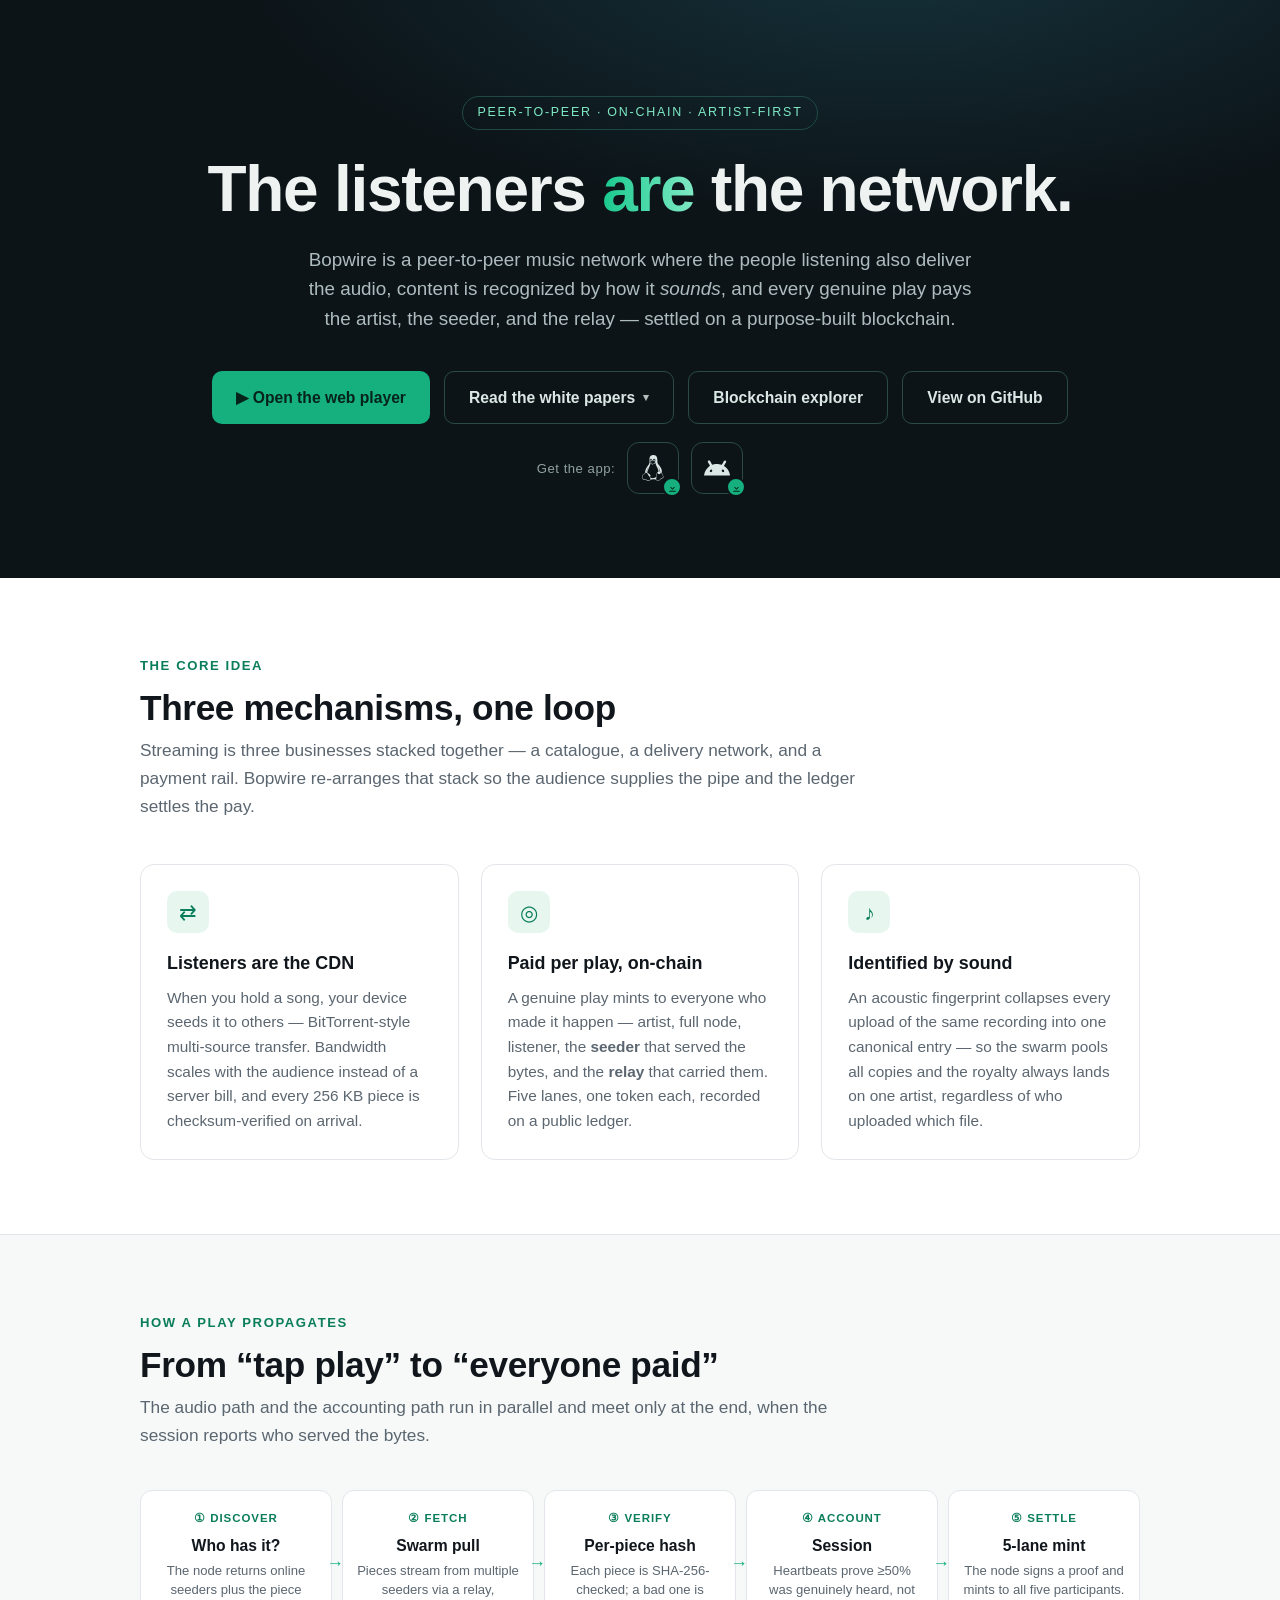
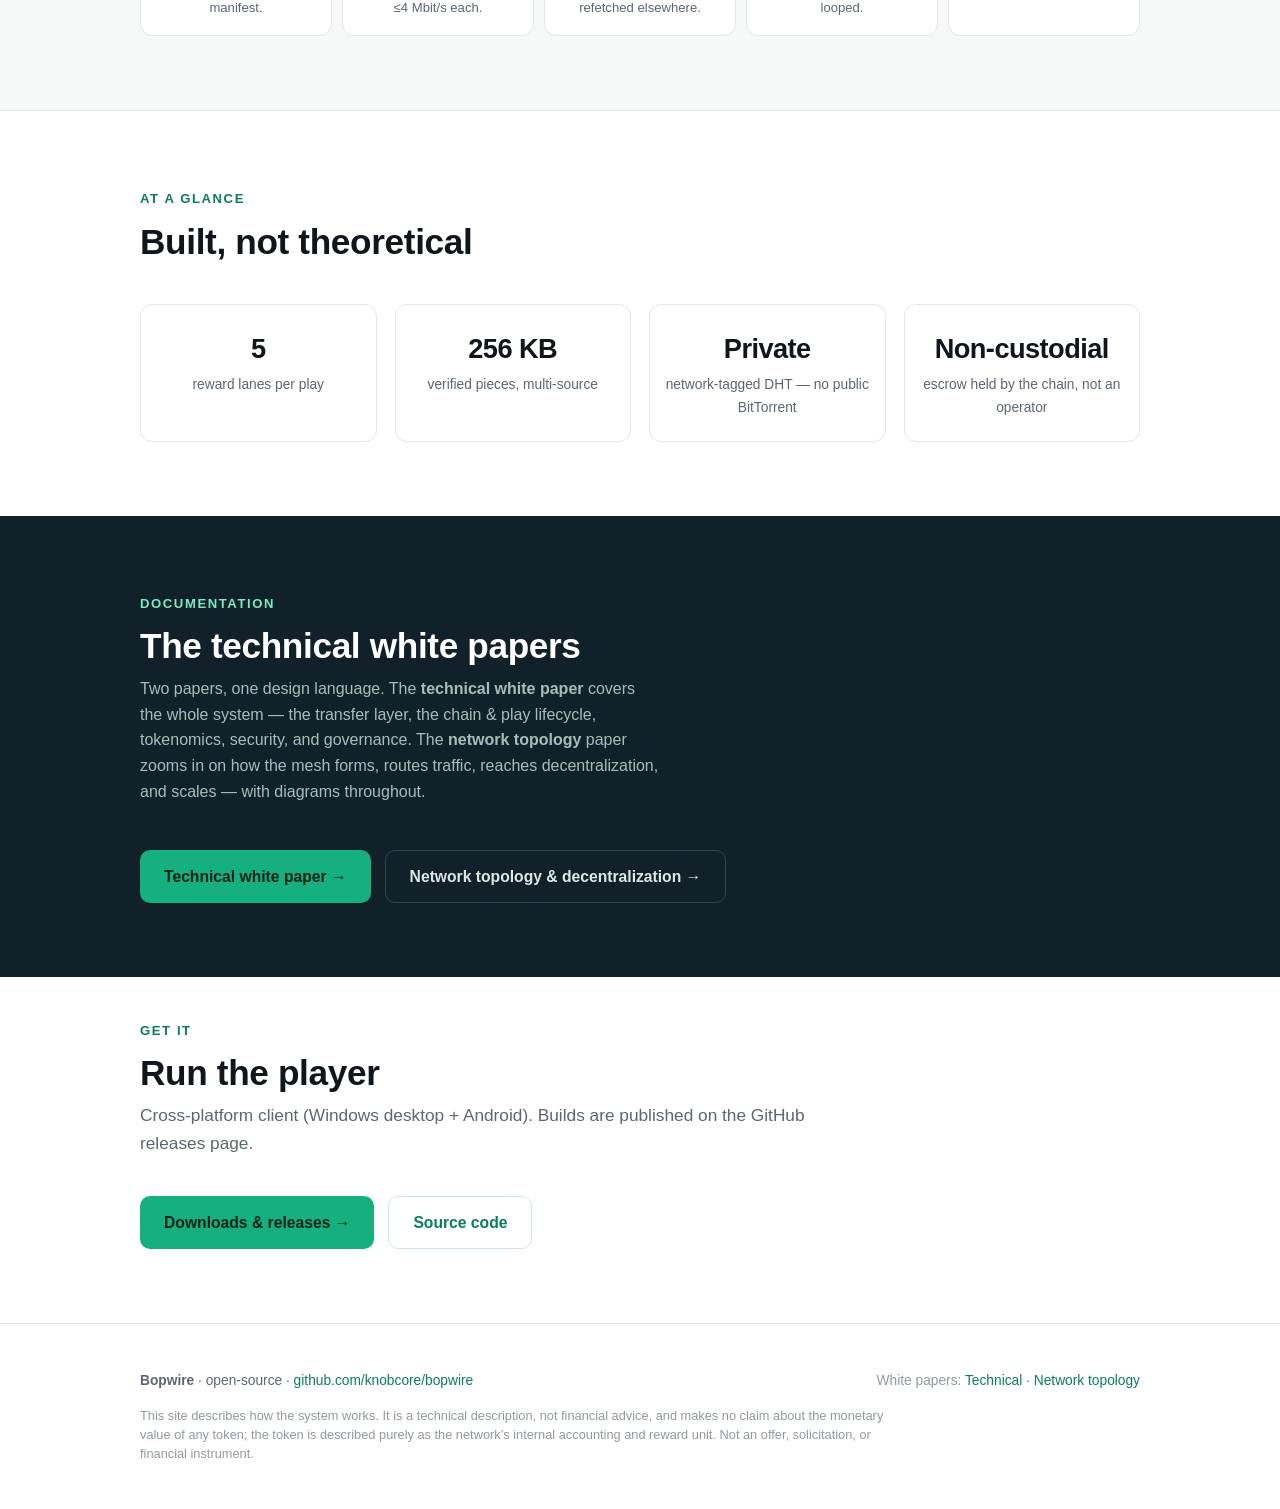
<file: index.html>
<!doctype html>
<html lang="en">
<head>
<meta charset="utf-8">
<meta name="viewport" content="width=device-width,initial-scale=1">
<title>Bopwire — peer-to-peer music, paid per play</title>
<meta name="description" content="A peer-to-peer music network where the listeners are the infrastructure, content is verified by acoustic fingerprint, and every play settles on a purpose-built blockchain.">
<style>
:root{
  --ink:#10161b;--muted:#5b6670;--line:#e2e6ea;--bg:#ffffff;
  --accent:#15b07e;--accent-d:#0a7d5a;--dark:#0c1418;--dark2:#11212a;
}
*{box-sizing:border-box;margin:0;padding:0}
html{scroll-behavior:smooth}
body{background:var(--bg);color:var(--ink);
  font:16px/1.6 -apple-system,"Segoe UI",Roboto,Helvetica,Arial,sans-serif;-webkit-font-smoothing:antialiased}
a{color:var(--accent-d);text-decoration:none}
a:hover{text-decoration:underline}
.mono{font-family:"Cascadia Mono",Consolas,"SFMono-Regular",Menlo,monospace}

/* hero */
.hero{background:radial-gradient(1200px 500px at 70% -10%,#16323b 0%,var(--dark) 55%);
  color:#eef3f2;padding:96px 24px 84px;text-align:center;position:relative}
.hero .tag{display:inline-block;font-size:.78rem;letter-spacing:.14em;text-transform:uppercase;
  color:#7fe9c4;border:1px solid #1f4a44;border-radius:999px;padding:6px 14px;margin-bottom:26px}
.hero h1{font-size:clamp(2.4rem,6vw,4rem);line-height:1.05;letter-spacing:-.02em;font-weight:800}
.hero h1 .accent{background:linear-gradient(90deg,#19c98e,#7fe9c4);-webkit-background-clip:text;background-clip:text;color:transparent}
.hero p.sub{max-width:680px;margin:22px auto 0;font-size:1.18rem;color:#aebcc0;line-height:1.55}
.cta{margin-top:38px;display:flex;gap:14px;justify-content:center;flex-wrap:wrap}
/* Direct-download buttons: monochrome platform glyph + a small download
   badge overlaid at the corner. These are plain <a> tags pointed straight
   at the binary asset on the GitHub release — GitHub serves those with
   Content-Disposition: attachment, so the browser already starts a
   download on click without any JS; the "download" attribute is kept only
   as a same-origin-safe hint, since it is silently ignored cross-origin. */
.get-app{margin-top:18px;display:flex;gap:12px;justify-content:center;align-items:center;flex-wrap:wrap}
.get-app .label{font-size:.82rem;color:#8fa2a0;letter-spacing:.04em}
.icon-dl{position:relative;display:inline-flex;align-items:center;justify-content:center;
  width:52px;height:52px;border-radius:12px;background:transparent;
  border:1px solid #2a4a48;color:#dbe7e4;transition:border-color .15s ease,transform .12s ease}
.icon-dl:hover{border-color:var(--accent);transform:translateY(-1px);text-decoration:none}
.icon-dl svg.glyph{width:26px;height:26px;fill:currentColor}
.icon-dl .badge{position:absolute;right:-4px;bottom:-4px;width:20px;height:20px;border-radius:50%;
  background:var(--accent);color:#06231a;display:flex;align-items:center;justify-content:center;
  border:2px solid var(--dark)}
.icon-dl .badge svg{width:11px;height:11px;fill:currentColor}
.btn{display:inline-flex;align-items:center;gap:8px;padding:13px 24px;border-radius:10px;
  font-weight:600;font-size:.98rem;transition:transform .08s ease}
.btn:hover{text-decoration:none;transform:translateY(-1px)}
.btn-primary{background:var(--accent);color:#06231a}
.btn-ghost{background:transparent;color:#dbe7e4;border:1px solid #2a4a48}

/* white-paper dropdown (holds multiple papers) */
.papers{position:relative;display:inline-block}
.papers>summary{list-style:none;cursor:pointer}
.papers>summary::-webkit-details-marker{display:none}
.papers>summary::marker{content:""}
.papers .caret{transition:transform .15s ease;font-size:.7em;opacity:.8}
.papers[open] .caret{transform:rotate(180deg)}
.papers-menu{position:absolute;top:calc(100% + 8px);left:0;z-index:30;min-width:320px;
  background:#fff;border:1px solid var(--line);border-radius:14px;
  box-shadow:0 16px 48px rgba(10,40,30,.22);padding:8px;text-align:left}
.papers-menu .hd{font-size:.68rem;letter-spacing:.1em;text-transform:uppercase;
  color:var(--muted);font-weight:700;padding:8px 12px 5px}
.papers-menu a{display:block;padding:11px 12px;border-radius:9px;color:var(--ink)}
.papers-menu a:hover{background:#eef7f3;text-decoration:none}
.papers-menu a strong{display:block;font-size:.96rem;color:var(--ink)}
.papers-menu a span{display:block;font-size:.82rem;color:var(--muted);margin-top:2px;line-height:1.4}
/* light context (paper band / footer) */
.paper .papers-menu a:hover,footer .papers-menu a:hover{background:#eef7f3}
/* the hero must let the menu overflow its clipped box */
.papers[open]{z-index:30}

/* sections */
section{padding:74px 24px}
.wrap{max-width:1000px;margin:0 auto}
.eyebrow{color:var(--accent-d);font-weight:700;font-size:.82rem;letter-spacing:.12em;text-transform:uppercase}
h2{font-size:clamp(1.6rem,3.5vw,2.2rem);line-height:1.15;letter-spacing:-.01em;margin:.3em 0 .2em}
.lead{color:var(--muted);font-size:1.08rem;max-width:720px;margin-top:.5em}

.pillars{display:grid;grid-template-columns:repeat(3,1fr);gap:22px;margin-top:44px}
.card{border:1px solid var(--line);border-radius:14px;padding:26px;background:#fff;
  transition:box-shadow .15s ease,border-color .15s ease}
.card:hover{box-shadow:0 8px 30px rgba(10,40,30,.07);border-color:#cfe7dd}
.card .ic{width:42px;height:42px;border-radius:10px;background:#e7f7f0;color:var(--accent-d);
  display:flex;align-items:center;justify-content:center;font-size:1.3rem;margin-bottom:16px}
.card h3{font-size:1.12rem;margin-bottom:8px}
.card p{color:var(--muted);font-size:.96rem}

/* loop diagram */
.loop{background:#f6f9f8;border-top:1px solid var(--line);border-bottom:1px solid var(--line)}
.flow{display:grid;grid-template-columns:repeat(5,1fr);gap:10px;margin-top:40px;align-items:stretch}
.node{background:#fff;border:1px solid var(--line);border-radius:12px;padding:18px 14px;text-align:center;position:relative}
.node .n{font-size:.72rem;color:var(--accent-d);font-weight:700;letter-spacing:.08em}
.node h4{font-size:.98rem;margin:6px 0 4px}
.node p{font-size:.82rem;color:var(--muted);line-height:1.4}
.node:not(:last-child)::after{content:"→";position:absolute;right:-13px;top:50%;transform:translateY(-50%);
  color:var(--accent);font-weight:700;font-size:1.1rem;z-index:2}

/* facts */
.facts{display:grid;grid-template-columns:repeat(4,1fr);gap:18px;margin-top:42px}
.fact{text-align:center;padding:22px 12px;border:1px solid var(--line);border-radius:12px}
.fact .big{font-size:1.7rem;font-weight:800;color:var(--ink);letter-spacing:-.02em}
.fact .lbl{color:var(--muted);font-size:.86rem;margin-top:4px}

/* paper band */
.paper{background:var(--dark2);color:#e7eeec}
.paper .wrap{display:flex;gap:40px;align-items:center;flex-wrap:wrap;justify-content:space-between}
.paper h2{color:#fff}
.paper p{color:#a9bdb8;max-width:520px;margin-top:10px}
.paper .links{display:flex;gap:14px;flex-wrap:wrap;margin-top:6px}

footer{padding:46px 24px;border-top:1px solid var(--line);color:var(--muted);font-size:.86rem}
footer .wrap{display:flex;justify-content:space-between;gap:20px;flex-wrap:wrap}
.disclaimer{margin-top:14px;font-size:.8rem;color:#90999f;max-width:760px;line-height:1.5}

@media(max-width:820px){
  .pillars{grid-template-columns:1fr}
  .flow{grid-template-columns:1fr;gap:26px}
  .node:not(:last-child)::after{content:"↓";right:50%;top:auto;bottom:-22px;transform:translateX(50%)}
  .facts{grid-template-columns:repeat(2,1fr)}
}
</style>
</head>
<body>

<header class="hero">
  <span class="tag">Peer-to-peer · on-chain · artist-first</span>
  <h1>The listeners <span class="accent">are</span> the network.</h1>
  <p class="sub">Bopwire is a peer-to-peer music network where the people listening also deliver the audio, content is recognized by how it <em>sounds</em>, and every genuine play pays the artist, the seeder, and the relay — settled on a purpose-built blockchain.</p>
  <div class="cta">
    <a class="btn btn-primary" href="player/">▶ Open the web player</a>
    <details class="papers">
      <summary class="btn btn-ghost">Read the white papers <span class="caret">▾</span></summary>
      <div class="papers-menu">
        <div class="hd">Technical white papers</div>
        <a href="whitepaper.html"><strong>Technical white paper</strong><span>The full system — mechanisms, transfer layer, chain, economics, security &amp; governance.</span></a>
        <a href="whitepaper-network.html"><strong>Network Topology &amp; Decentralization</strong><span>How the mesh forms, routes traffic, and scales — with diagrams.</span></a>
      </div>
    </details>
    <a class="btn btn-ghost" href="player/explorer.html">Blockchain explorer</a>
    <a class="btn btn-ghost" href="https://github.com/knobcore/bopwire">View on GitHub</a>
  </div>
  <div class="get-app">
    <span class="label">Get the app:</span>
    <a class="icon-dl" href="https://github.com/knobcore/bopwire/releases/latest/download/bopwire-linux-x86_64.AppImage"
       download aria-label="Download for Linux (AppImage)" title="Download for Linux (AppImage)">
      <svg class="glyph" viewBox="0 0 24 24" aria-hidden="true">
        <path d="M12.504 0c-.155 0-.315.008-.48.021-4.226.333-3.105 4.807-3.17 6.298-.076 1.092-.3 1.953-1.05 3.02-.885 1.051-2.127 2.75-2.716 4.521-.278.832-.41 1.684-.287 2.489a.424.424 0 00-.11.135c-.26.268-.45.6-.663.839-.199.199-.485.267-.797.4-.313.136-.658.269-.864.68-.09.189-.136.394-.132.602 0 .199.027.4.055.536.058.399.116.728.04.97-.249.68-.28 1.145-.106 1.484.174.334.535.47.94.601.81.2 1.91.135 2.774.6.926.466 1.866.67 2.616.47.526-.116.97-.464 1.208-.946.587-.003 1.23-.269 2.26-.334.699-.058 1.574.267 2.577.2.025.134.063.198.114.333l.003.003c.391.778 1.113 1.132 1.884 1.071.771-.06 1.592-.536 2.257-1.306.631-.765 1.683-1.084 2.378-1.503.348-.199.629-.469.649-.853.023-.4-.2-.811-.714-1.376v-.097l-.003-.003c-.17-.2-.25-.535-.338-.926-.085-.401-.182-.786-.492-1.046h-.003c-.059-.054-.123-.067-.188-.135a.357.357 0 00-.19-.064c.431-1.278.264-2.55-.173-3.694-.533-1.41-1.465-2.638-2.175-3.483-.796-1.005-1.576-1.957-1.56-3.368.026-2.152.236-6.133-3.544-6.139zm.529 3.405h.013c.213 0 .396.062.584.198.19.135.33.332.438.533.105.259.158.459.166.724 0-.02.006-.04.006-.06v.105a.086.086 0 01-.004-.021l-.004-.024a1.807 1.807 0 01-.15.706.953.953 0 01-.213.335.71.71 0 00-.088-.042c-.104-.045-.198-.064-.284-.133a1.312 1.312 0 00-.22-.066c.05-.06.146-.133.183-.198.053-.128.082-.264.088-.402v-.02a1.21 1.21 0 00-.061-.4c-.045-.134-.101-.2-.183-.333-.084-.066-.167-.132-.267-.132h-.016c-.093 0-.176.03-.262.132a.8.8 0 00-.205.334 1.18 1.18 0 00-.09.4v.019c.002.089.008.179.02.267-.193-.067-.438-.135-.607-.202a1.635 1.635 0 01-.018-.2v-.02a1.772 1.772 0 01.15-.768c.082-.22.232-.406.43-.533a.985.985 0 01.594-.2zm-2.962.059h.036c.142 0 .27.048.399.135.146.129.264.288.344.465.09.199.14.4.153.667v.004c.007.134.006.2-.002.266v.08c-.03.007-.056.018-.083.024-.152.055-.274.135-.393.2.012-.09.013-.18.003-.267v-.015c-.012-.133-.04-.2-.082-.333a.613.613 0 00-.166-.267.248.248 0 00-.183-.064h-.021c-.071.006-.13.04-.186.132a.552.552 0 00-.12.27.944.944 0 00-.023.33v.015c.012.135.037.2.08.334.046.134.098.2.166.268.01.009.02.018.034.024-.07.057-.117.07-.176.136a.304.304 0 01-.131.068 2.62 2.62 0 01-.275-.402 1.772 1.772 0 01-.155-.667 1.759 1.759 0 01.08-.668 1.43 1.43 0 01.283-.535c.128-.133.26-.2.418-.2zm1.37 1.706c.332 0 .733.065 1.216.399.293.2.523.269 1.052.468h.003c.255.136.405.266.478.399v-.131a.571.571 0 01.016.47c-.123.31-.516.643-1.063.842v.002c-.268.135-.501.333-.775.465-.276.135-.588.292-1.012.267a1.139 1.139 0 01-.448-.067 3.566 3.566 0 01-.322-.198c-.195-.135-.363-.332-.612-.465v-.005h-.005c-.4-.246-.616-.512-.686-.71-.07-.268-.005-.47.193-.6.224-.135.38-.271.483-.336.104-.074.143-.102.176-.131h.002v-.003c.169-.202.436-.47.839-.601.139-.036.294-.065.466-.065zm2.8 2.142c.358 1.417 1.196 3.475 1.735 4.473.286.534.855 1.659 1.102 3.024.156-.005.33.018.513.064.646-1.671-.546-3.467-1.089-3.966-.22-.2-.232-.335-.123-.335.59.534 1.365 1.572 1.646 2.757.13.535.16 1.104.021 1.67.067.028.135.06.205.067 1.032.534 1.413.938 1.23 1.537v-.043c-.06-.003-.12 0-.18 0h-.016c.151-.467-.182-.825-1.065-1.224-.915-.4-1.646-.336-1.77.465-.008.043-.013.066-.018.135-.068.023-.139.053-.209.064-.43.268-.662.669-.793 1.187-.13.533-.17 1.156-.205 1.869v.003c-.02.334-.17.838-.319 1.35-1.5 1.072-3.58 1.538-5.348.334a2.645 2.645 0 00-.402-.533 1.45 1.45 0 00-.275-.333c.182 0 .338-.03.465-.067a.615.615 0 00.314-.334c.108-.267 0-.697-.345-1.163-.345-.467-.931-.995-1.788-1.521-.63-.4-.986-.87-1.15-1.396-.165-.534-.143-1.085-.015-1.645.245-1.07.873-2.11 1.274-2.763.107-.065.037.135-.408.974-.396.751-1.14 2.497-.122 3.854a8.123 8.123 0 01.647-2.876c.564-1.278 1.743-3.504 1.836-5.268.048.036.217.135.289.202.218.133.38.333.59.465.21.201.477.335.876.335.039.003.075.006.11.006.412 0 .73-.134.997-.268.29-.134.52-.334.74-.4h.005c.467-.135.835-.402 1.044-.7zm2.185 8.958c.037.6.343 1.245.882 1.377.588.134 1.434-.333 1.791-.765l.211-.01c.315-.007.577.01.847.268l.003.003c.208.199.305.53.391.876.085.4.154.78.409 1.066.486.527.645.906.636 1.14l.003-.007v.018l-.003-.012c-.015.262-.185.396-.498.595-.63.401-1.746.712-2.457 1.57-.618.737-1.37 1.14-2.036 1.191-.664.053-1.237-.2-1.574-.898l-.005-.003c-.21-.4-.12-1.025.056-1.69.176-.668.428-1.344.463-1.897.037-.714.076-1.335.195-1.814.12-.465.308-.797.641-.984l.045-.022zm-10.814.049h.01c.053 0 .105.005.157.014.376.055.706.333 1.023.752l.91 1.664.003.003c.243.533.754 1.064 1.189 1.637.434.598.77 1.131.729 1.57v.006c-.057.744-.48 1.148-1.125 1.294-.645.135-1.52.002-2.395-.464-.968-.536-2.118-.469-2.857-.602-.369-.066-.61-.2-.723-.4-.11-.2-.113-.602.123-1.23v-.004l.002-.003c.117-.334.03-.752-.027-1.118-.055-.401-.083-.71.043-.94.16-.334.396-.4.69-.533.294-.135.64-.202.915-.47h.002v-.002c.256-.268.445-.601.668-.838.19-.201.38-.336.663-.336zm7.159-9.074c-.435.201-.945.535-1.488.535-.542 0-.97-.267-1.28-.466-.154-.134-.28-.268-.373-.335-.164-.134-.144-.333-.074-.333.109.016.129.134.199.2.096.066.215.2.36.333.292.2.68.467 1.167.467.485 0 1.053-.267 1.398-.466.195-.135.445-.334.648-.467.156-.136.149-.267.279-.267.128.016.034.134-.147.332a8.097 8.097 0 01-.69.468zm-1.082-1.583V5.64c-.006-.02.013-.042.029-.05.074-.043.18-.027.26.004.063 0 .16.067.15.135-.006.049-.085.066-.135.066-.055 0-.092-.043-.141-.068-.052-.018-.146-.008-.163-.065zm-.551 0c-.02.058-.113.049-.166.066-.047.025-.086.068-.14.068-.05 0-.13-.02-.136-.068-.01-.066.088-.133.15-.133.08-.031.184-.047.259-.005.019.009.036.03.03.05v.02h.003z"/>
      </svg>
      <span class="badge"><svg viewBox="0 0 24 24" aria-hidden="true"><path d="M12 3v11.2l3.6-3.6L17 12l-5 5-5-5 1.4-1.4 3.6 3.6V3h1zM5 19h14v2H5v-2z"/></svg></span>
    </a>
    <a class="icon-dl" href="https://github.com/knobcore/bopwire/releases/latest/download/bopwire-android.apk"
       download aria-label="Download for Android (APK)" title="Download for Android (APK)">
      <svg class="glyph" viewBox="0 0 24 24" aria-hidden="true">
        <path d="M18.4395 5.5586c-.675 1.1664-1.352 2.3318-2.0274 3.498-.0366-.0155-.0742-.0286-.1113-.043-1.8249-.6957-3.484-.8-4.42-.787-1.8551.0185-3.3544.4643-4.2597.8203-.084-.1494-1.7526-3.021-2.0215-3.4864a1.1451 1.1451 0 0 0-.1406-.1914c-.3312-.364-.9054-.4859-1.379-.203-.475.282-.7136.9361-.3886 1.5019 1.9466 3.3696-.0966-.2158 1.9473 3.3593.0172.031-.4946.2642-1.3926 1.0177C2.8987 12.176.452 14.772 0 18.9902h24c-.119-1.1108-.3686-2.099-.7461-3.0683-.7438-1.9118-1.8435-3.2928-2.7402-4.1836a12.1048 12.1048 0 0 0-2.1309-1.6875c.6594-1.122 1.312-2.2559 1.9649-3.3848.2077-.3615.1886-.7956-.0079-1.1191a1.1001 1.1001 0 0 0-.8515-.5332c-.5225-.0536-.9392.3128-1.0488.5449zm-.0391 8.461c.3944.5926.324 1.3306-.1563 1.6503-.4799.3197-1.188.0985-1.582-.4941-.3944-.5927-.324-1.3307.1563-1.6504.4727-.315 1.1812-.1086 1.582.4941zM7.207 13.5273c.4803.3197.5506 1.0577.1563 1.6504-.394.5926-1.1038.8138-1.584.4941-.48-.3197-.5503-1.0577-.1563-1.6504.4008-.6021 1.1087-.8106 1.584-.4941z"/>
      </svg>
      <span class="badge"><svg viewBox="0 0 24 24" aria-hidden="true"><path d="M12 3v11.2l3.6-3.6L17 12l-5 5-5-5 1.4-1.4 3.6 3.6V3h1zM5 19h14v2H5v-2z"/></svg></span>
    </a>
  </div>
</header>

<section>
  <div class="wrap">
    <span class="eyebrow">The core idea</span>
    <h2>Three mechanisms, one loop</h2>
    <p class="lead">Streaming is three businesses stacked together — a catalogue, a delivery network, and a payment rail. Bopwire re-arranges that stack so the audience supplies the pipe and the ledger settles the pay.</p>
    <div class="pillars">
      <div class="card">
        <div class="ic">⇄</div>
        <h3>Listeners are the CDN</h3>
        <p>When you hold a song, your device seeds it to others — BitTorrent-style multi-source transfer. Bandwidth scales with the audience instead of a server bill, and every 256&nbsp;KB piece is checksum-verified on arrival.</p>
      </div>
      <div class="card">
        <div class="ic">◎</div>
        <h3>Paid per play, on-chain</h3>
        <p>A genuine play mints to everyone who made it happen — artist, full node, listener, the <strong>seeder</strong> that served the bytes, and the <strong>relay</strong> that carried them. Five lanes, one token each, recorded on a public ledger.</p>
      </div>
      <div class="card">
        <div class="ic">♪</div>
        <h3>Identified by sound</h3>
        <p>An acoustic fingerprint collapses every upload of the same recording into one canonical entry — so the swarm pools all copies and the royalty always lands on one artist, regardless of who uploaded which file.</p>
      </div>
    </div>
  </div>
</section>

<section class="loop">
  <div class="wrap">
    <span class="eyebrow">How a play propagates</span>
    <h2>From “tap play” to “everyone paid”</h2>
    <p class="lead">The audio path and the accounting path run in parallel and meet only at the end, when the session reports who served the bytes.</p>
    <div class="flow">
      <div class="node"><div class="n">① DISCOVER</div><h4>Who has it?</h4><p>The node returns online seeders plus the piece manifest.</p></div>
      <div class="node"><div class="n">② FETCH</div><h4>Swarm pull</h4><p>Pieces stream from multiple seeders via a relay, ≤4&nbsp;Mbit/s each.</p></div>
      <div class="node"><div class="n">③ VERIFY</div><h4>Per-piece hash</h4><p>Each piece is SHA-256-checked; a bad one is refetched elsewhere.</p></div>
      <div class="node"><div class="n">④ ACCOUNT</div><h4>Session</h4><p>Heartbeats prove ≥50% was genuinely heard, not looped.</p></div>
      <div class="node"><div class="n">⑤ SETTLE</div><h4>5-lane mint</h4><p>The node signs a proof and mints to all five participants.</p></div>
    </div>
  </div>
</section>

<section>
  <div class="wrap">
    <span class="eyebrow">At a glance</span>
    <h2>Built, not theoretical</h2>
    <div class="facts">
      <div class="fact"><div class="big">5</div><div class="lbl">reward lanes per play</div></div>
      <div class="fact"><div class="big">256&nbsp;KB</div><div class="lbl">verified pieces, multi-source</div></div>
      <div class="fact"><div class="big">Private</div><div class="lbl">network-tagged DHT — no public BitTorrent</div></div>
      <div class="fact"><div class="big">Non-custodial</div><div class="lbl">escrow held by the chain, not an operator</div></div>
    </div>
  </div>
</section>

<section class="paper">
  <div class="wrap">
    <div>
      <span class="eyebrow" style="color:#7fe9c4">Documentation</span>
      <h2>The technical white papers</h2>
      <p>Two papers, one design language. The <strong>technical white paper</strong> covers the whole system — the transfer layer, the chain &amp; play lifecycle, tokenomics, security, and governance. The <strong>network topology</strong> paper zooms in on how the mesh forms, routes traffic, reaches decentralization, and scales — with diagrams throughout.</p>
    </div>
    <div class="links">
      <a class="btn btn-primary" href="whitepaper.html">Technical white paper →</a>
      <a class="btn btn-ghost" href="whitepaper-network.html" style="color:#dbe7e4;border-color:#2a4a48">Network topology &amp; decentralization →</a>
    </div>
  </div>
</section>

<section style="padding-top:40px">
  <div class="wrap">
    <span class="eyebrow">Get it</span>
    <h2>Run the player</h2>
    <p class="lead">Cross-platform client (Windows desktop + Android). Builds are published on the GitHub releases page.</p>
    <div class="cta" style="justify-content:flex-start">
      <a class="btn btn-primary" href="https://github.com/knobcore/bopwire/releases">Downloads &amp; releases →</a>
      <a class="btn btn-ghost" style="color:#0a7d5a;border-color:#cfe7dd" href="https://github.com/knobcore/bopwire">Source code</a>
    </div>
  </div>
</section>

<footer>
  <div class="wrap">
    <div><strong>Bopwire</strong> · open-source · <a href="https://github.com/knobcore/bopwire">github.com/knobcore/bopwire</a></div>
    <div class="foot-papers"><span style="color:#90999f">White papers:</span>
      <a href="whitepaper.html">Technical</a> · <a href="whitepaper-network.html">Network topology</a></div>
  </div>
  <div class="wrap"><p class="disclaimer">This site describes how the system works. It is a technical description, not financial advice, and makes no claim about the monetary value of any token; the token is described purely as the network’s internal accounting and reward unit. Not an offer, solicitation, or financial instrument.</p></div>
</footer>

</body>
</html>
</file>
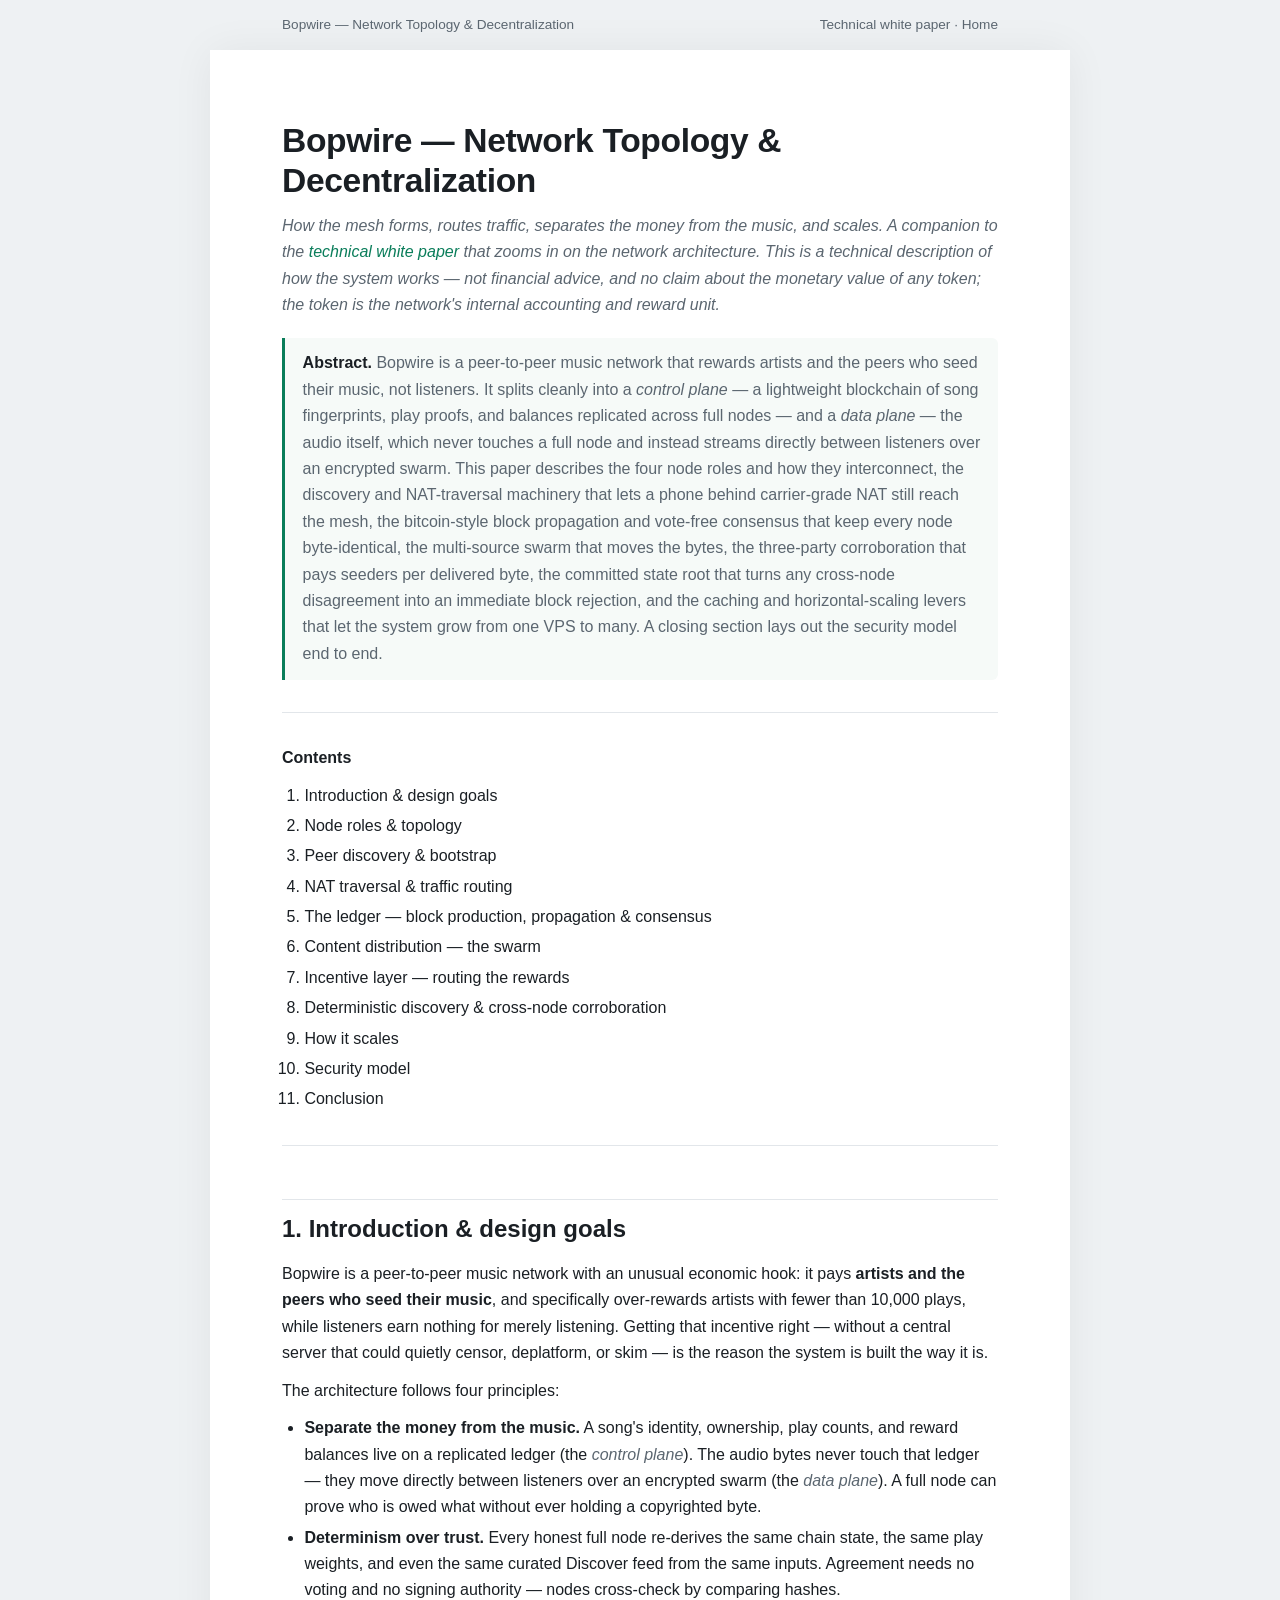
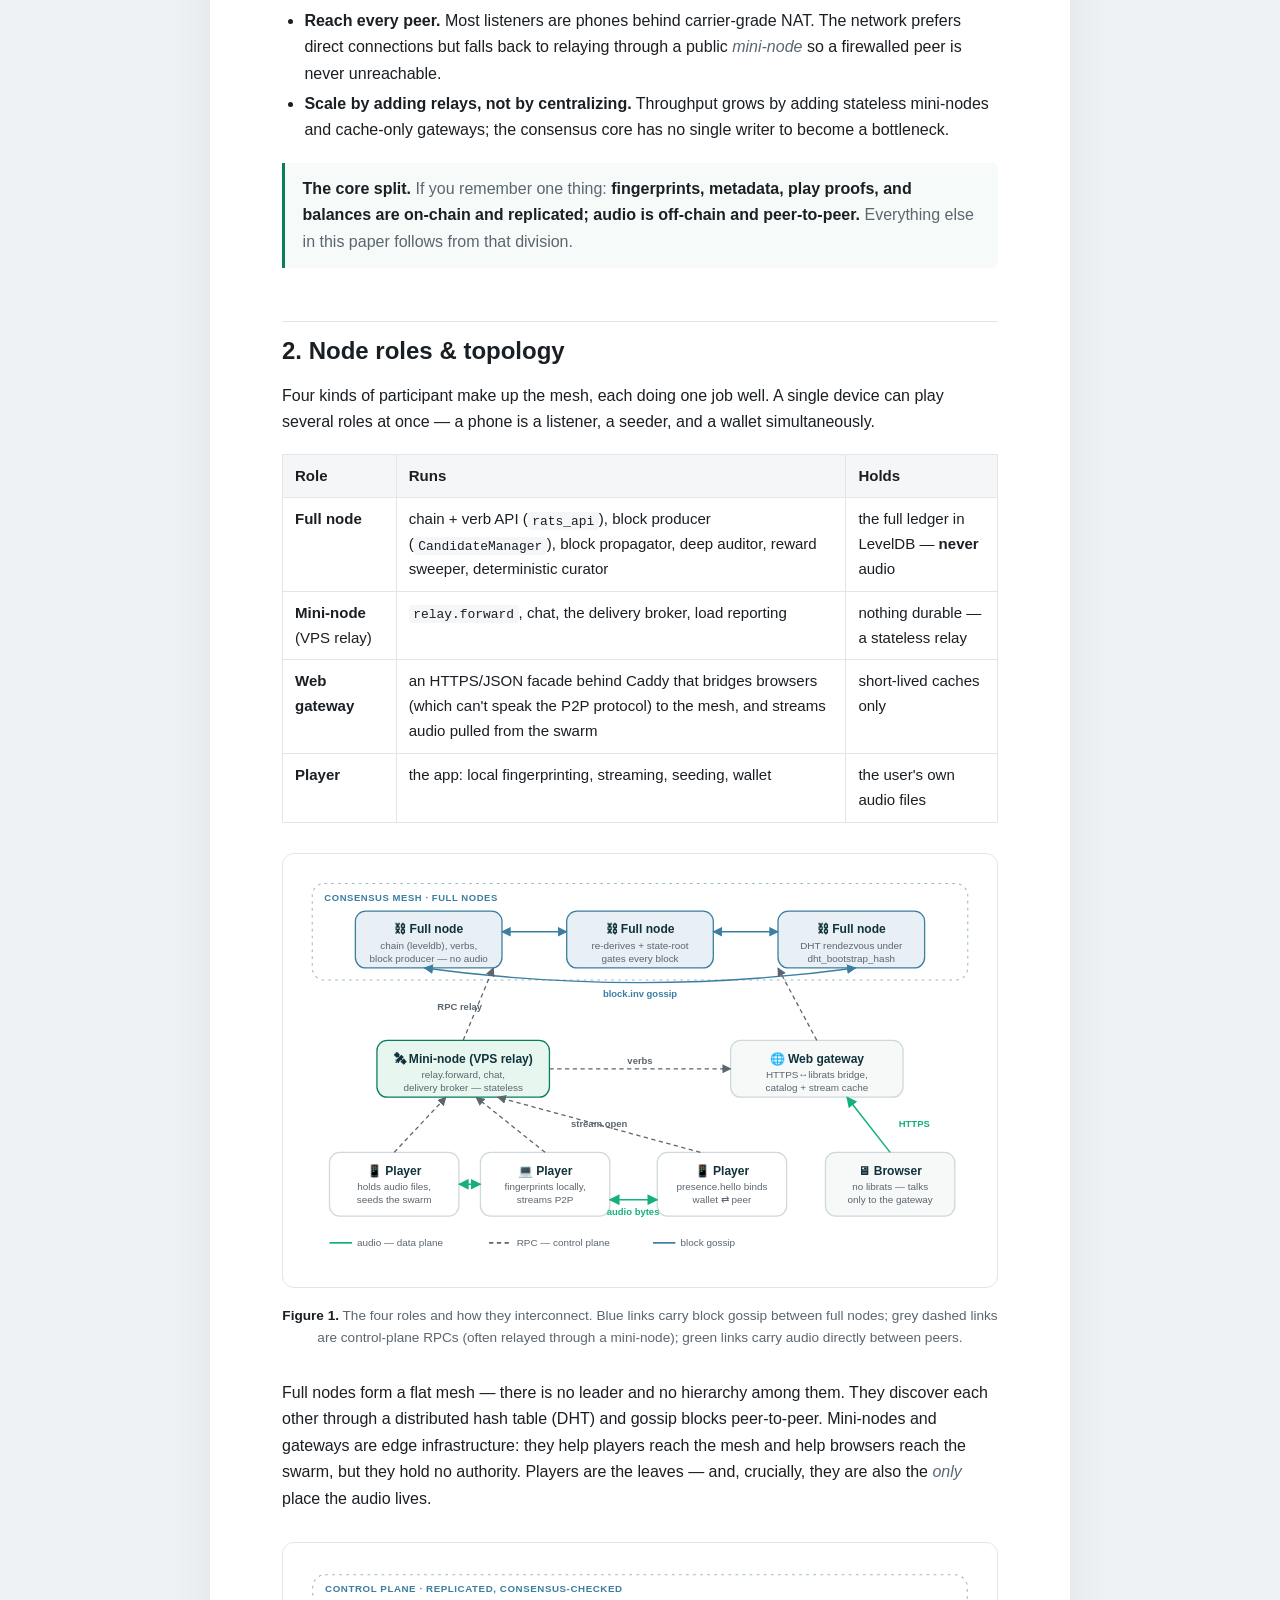
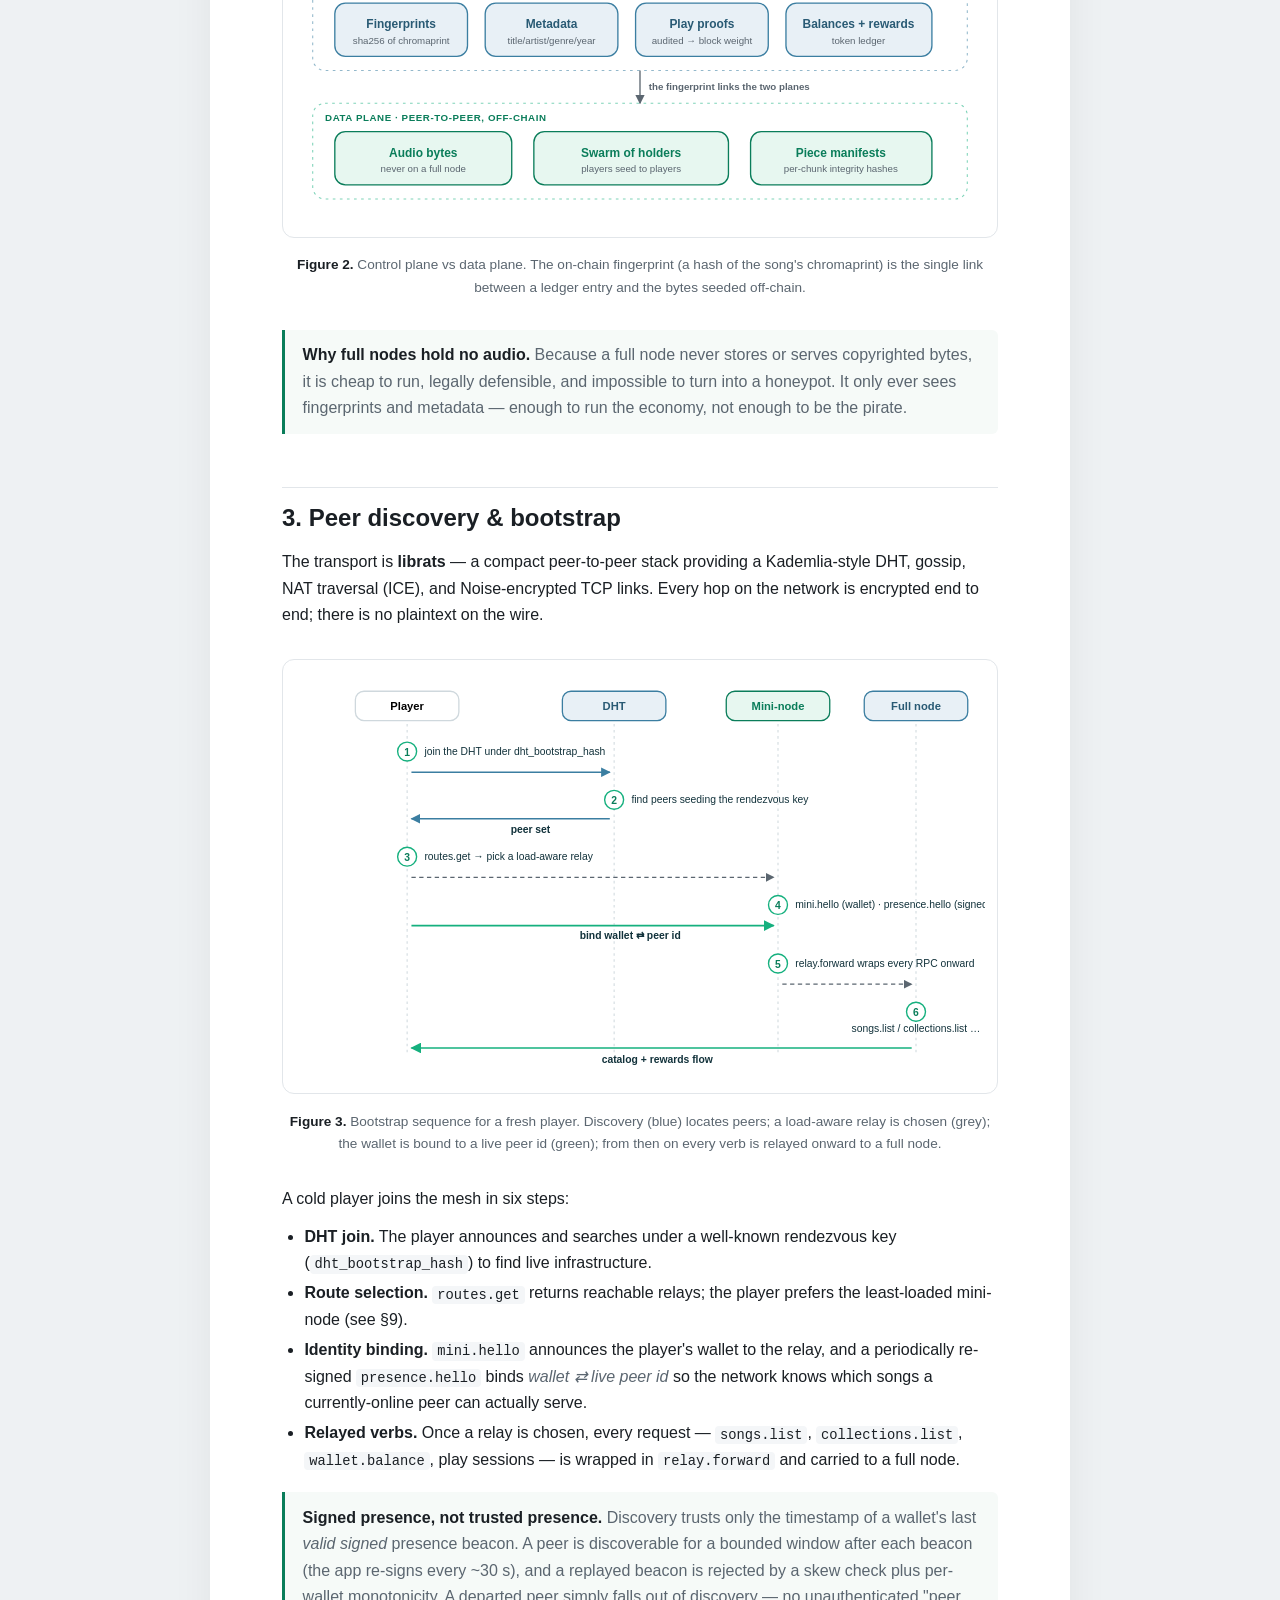
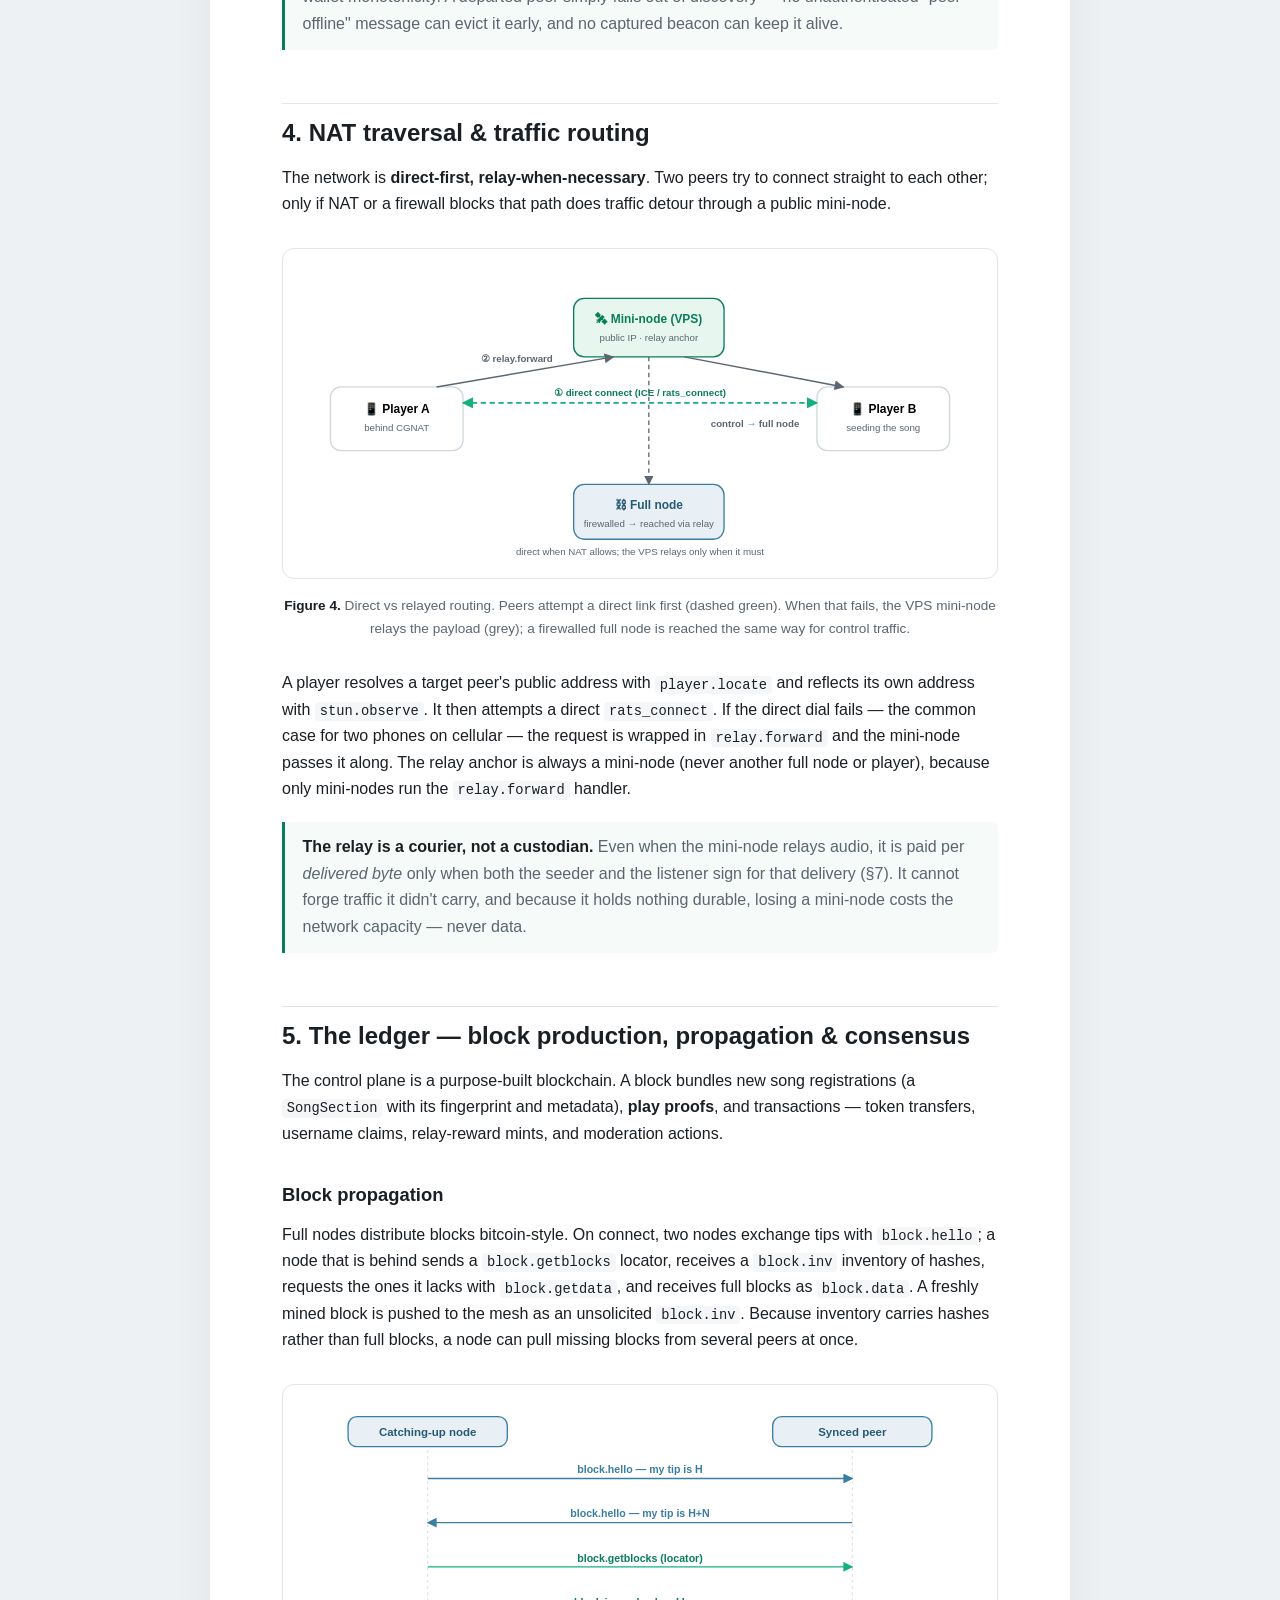
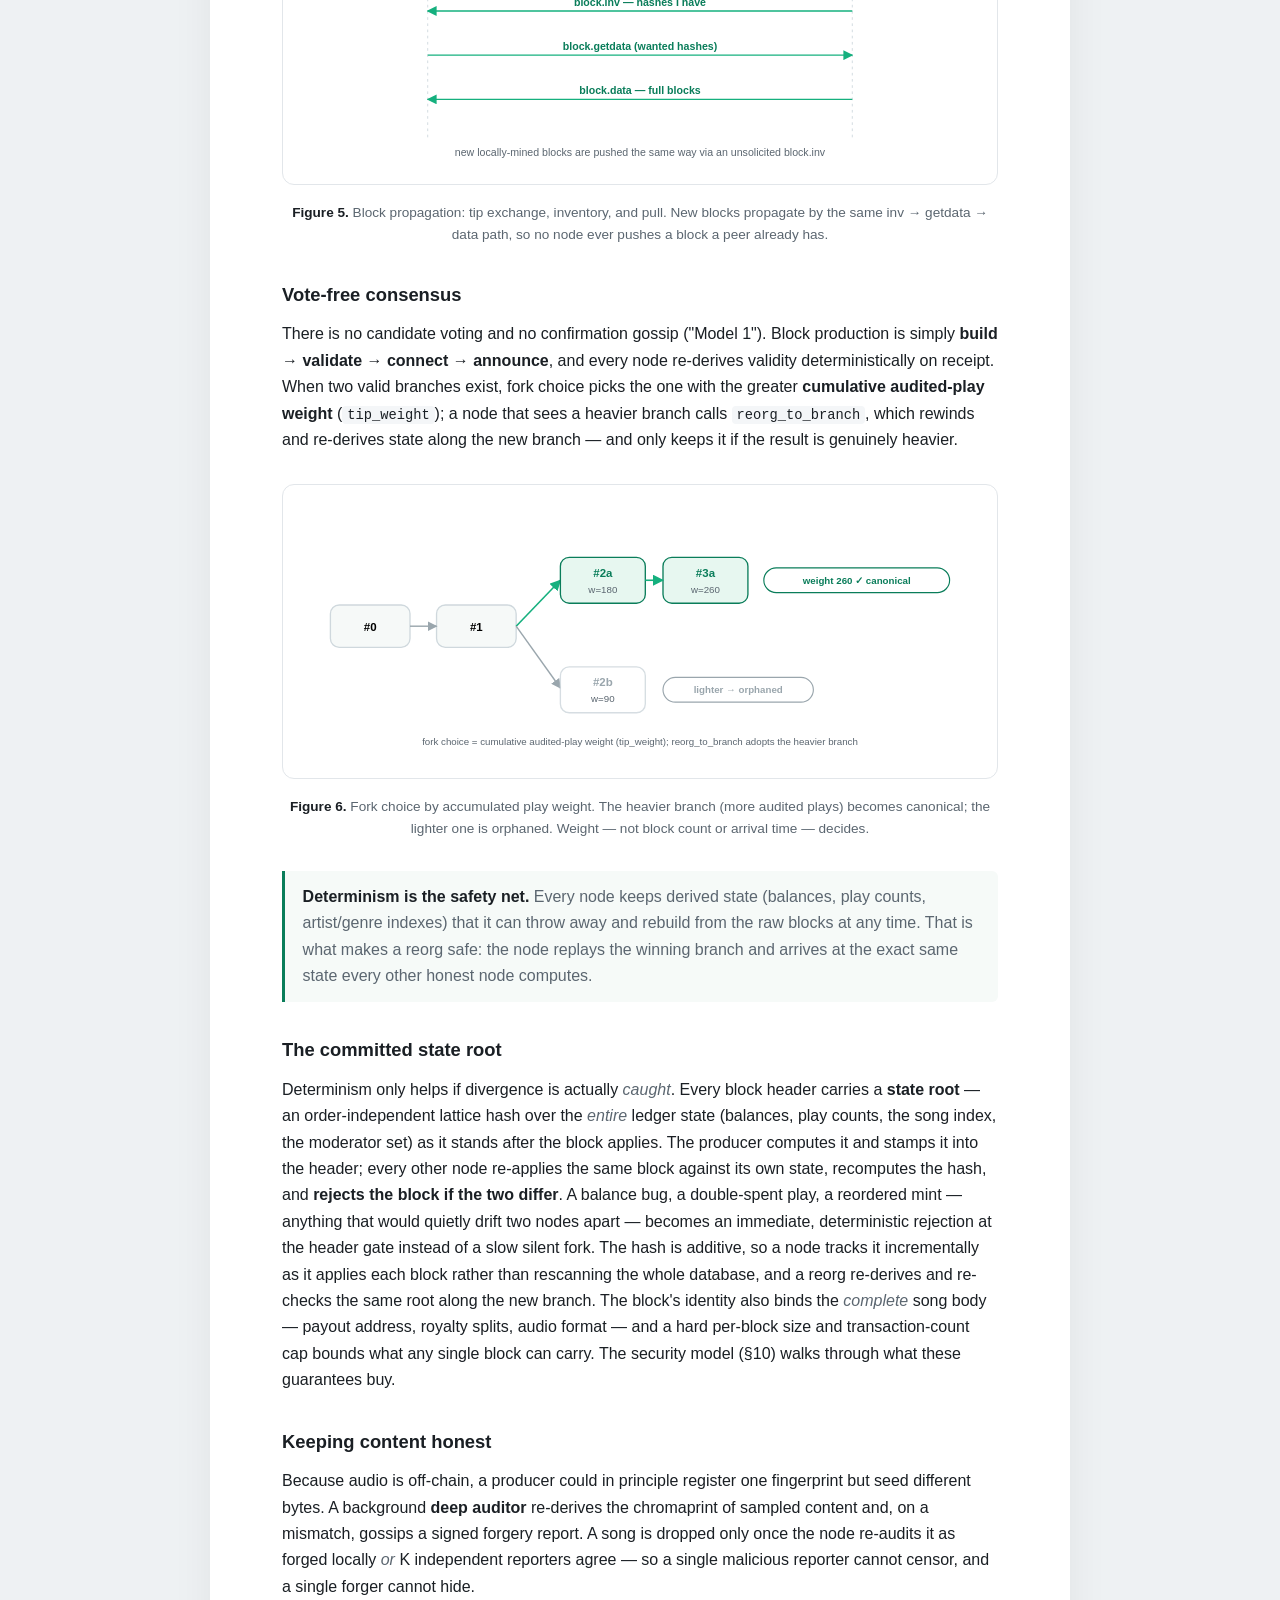
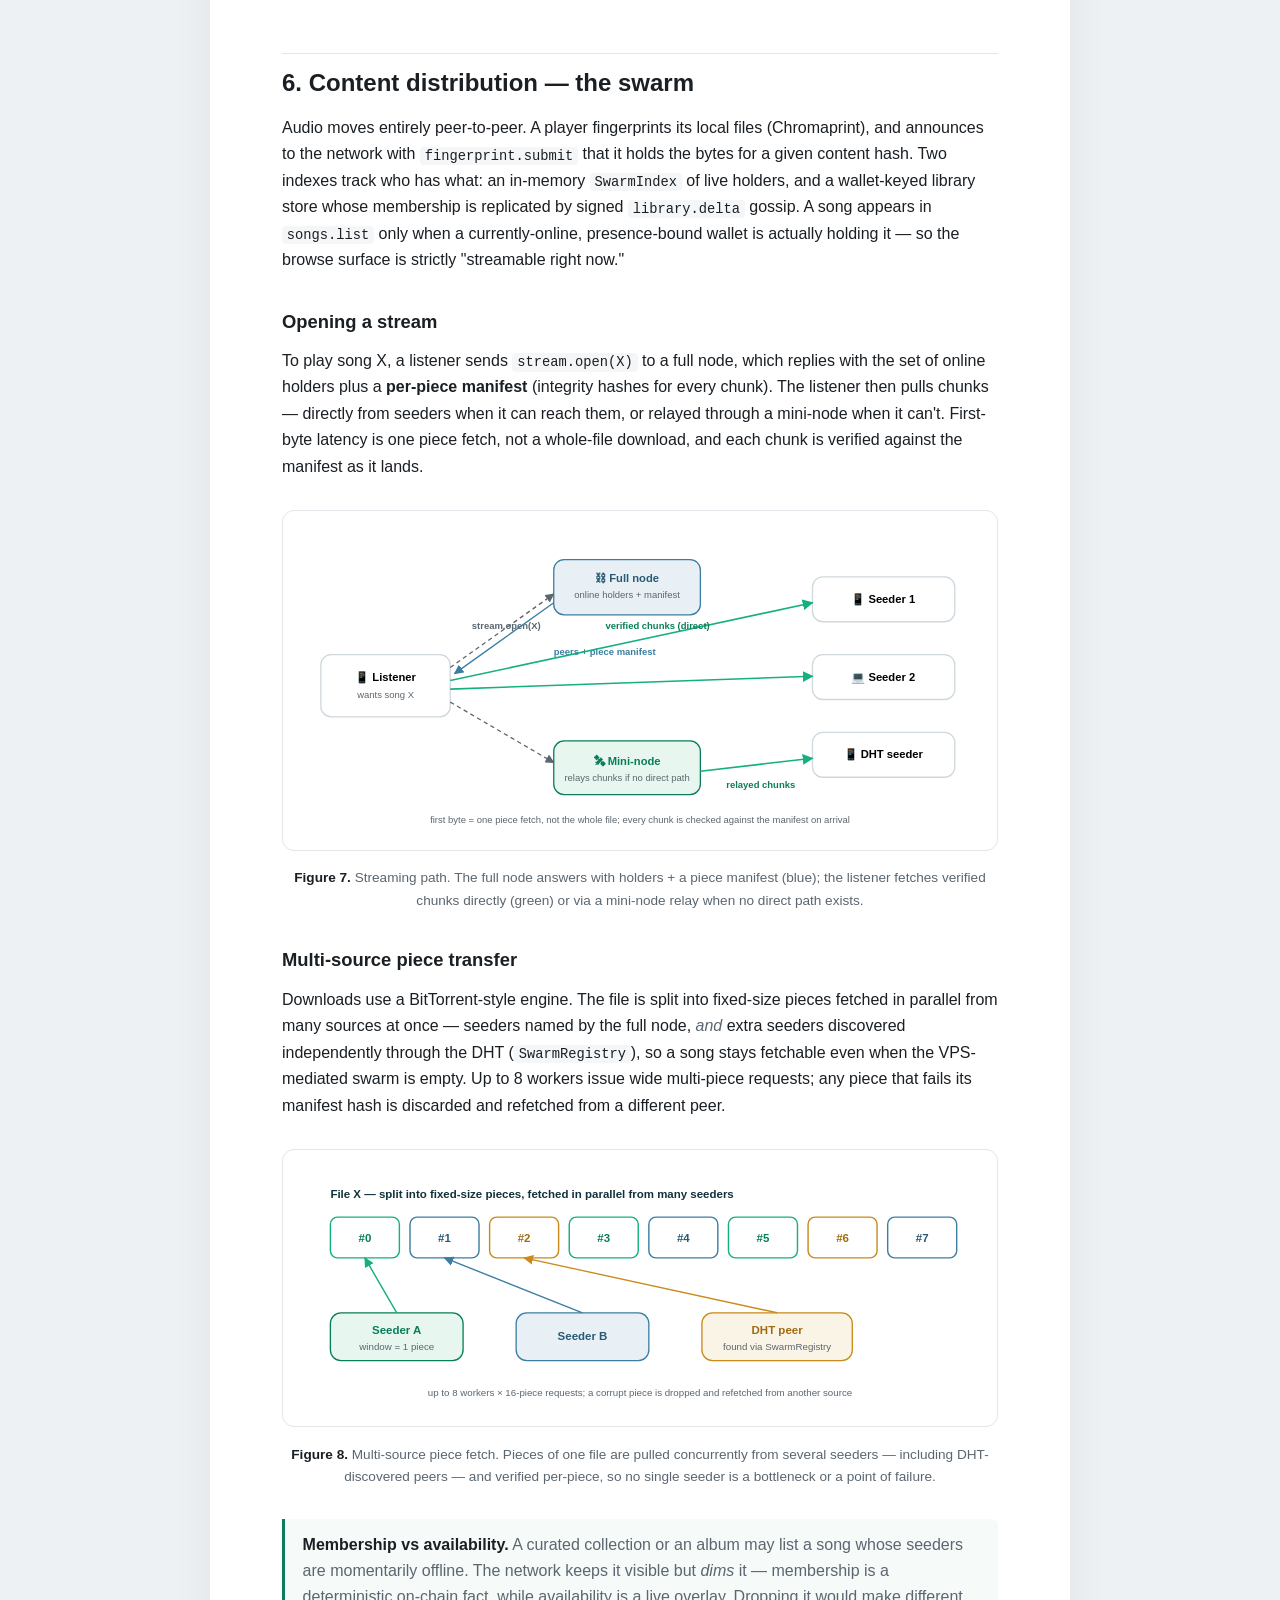
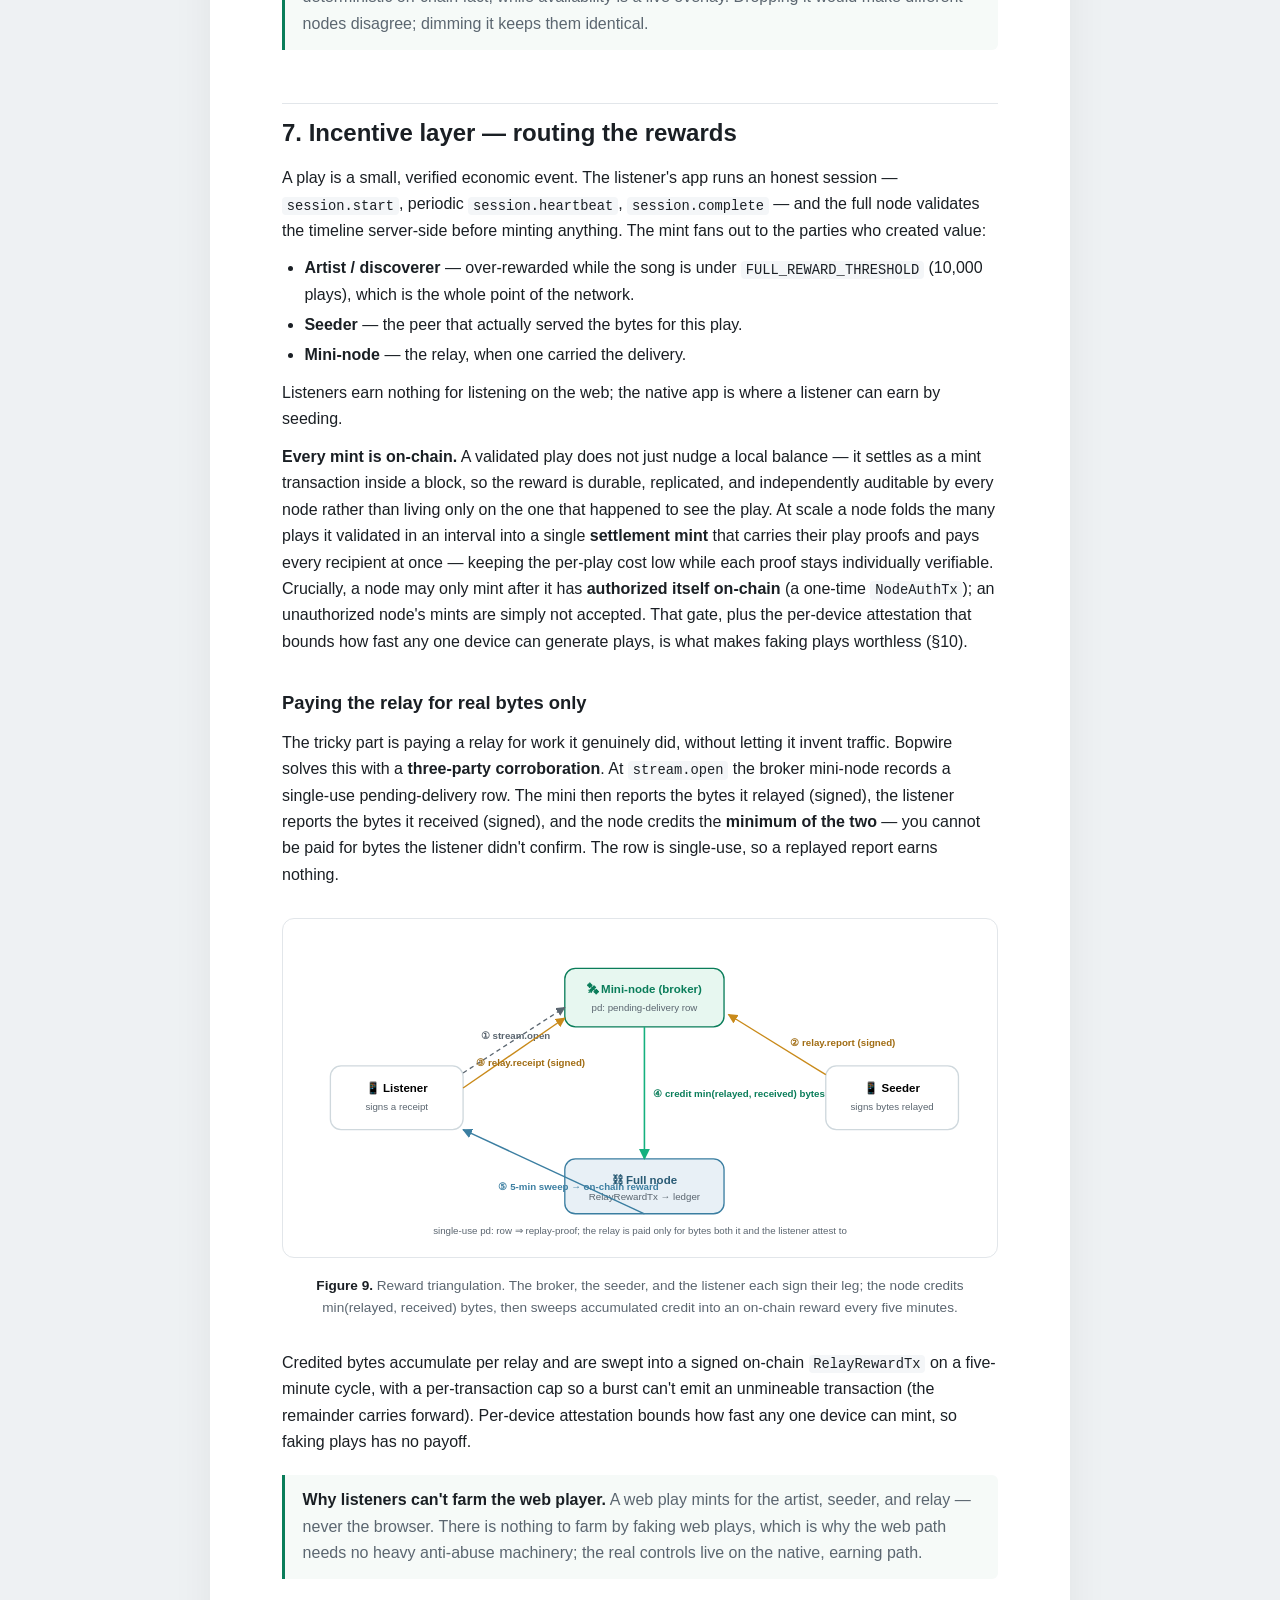
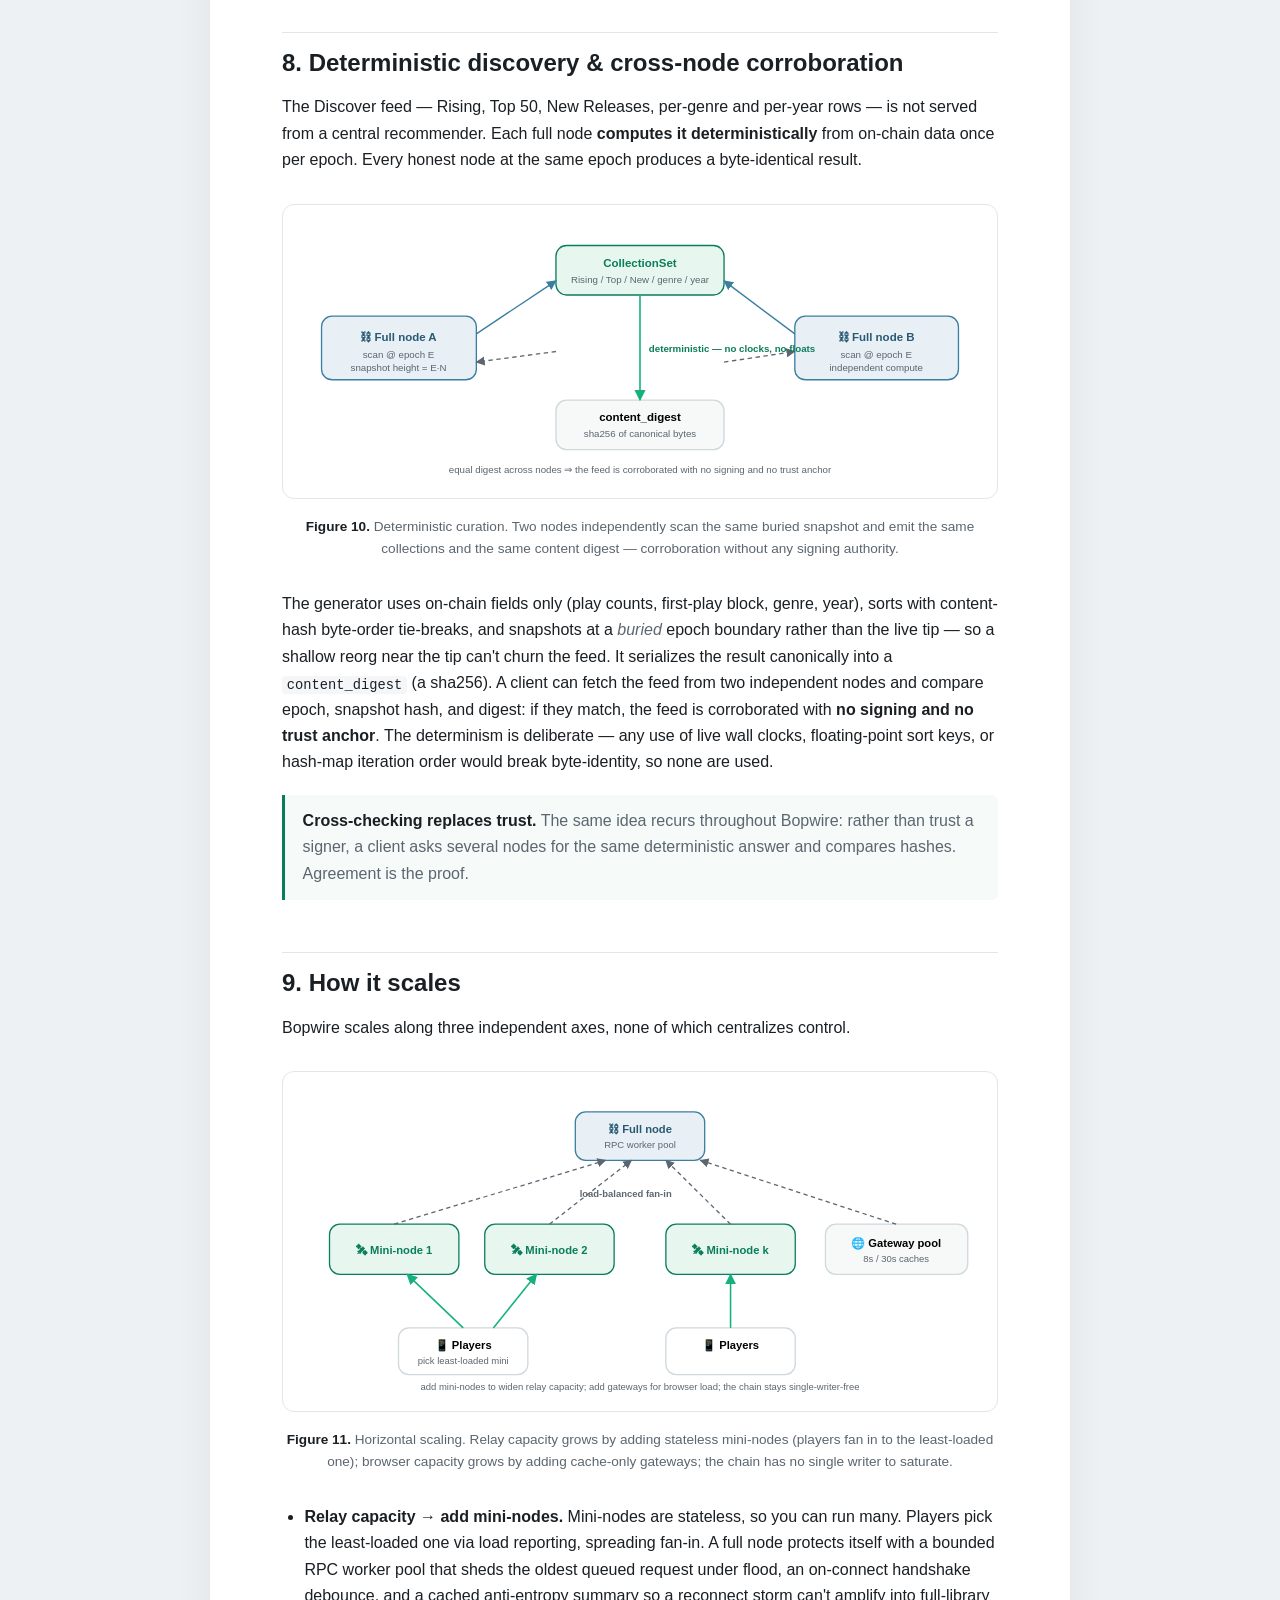
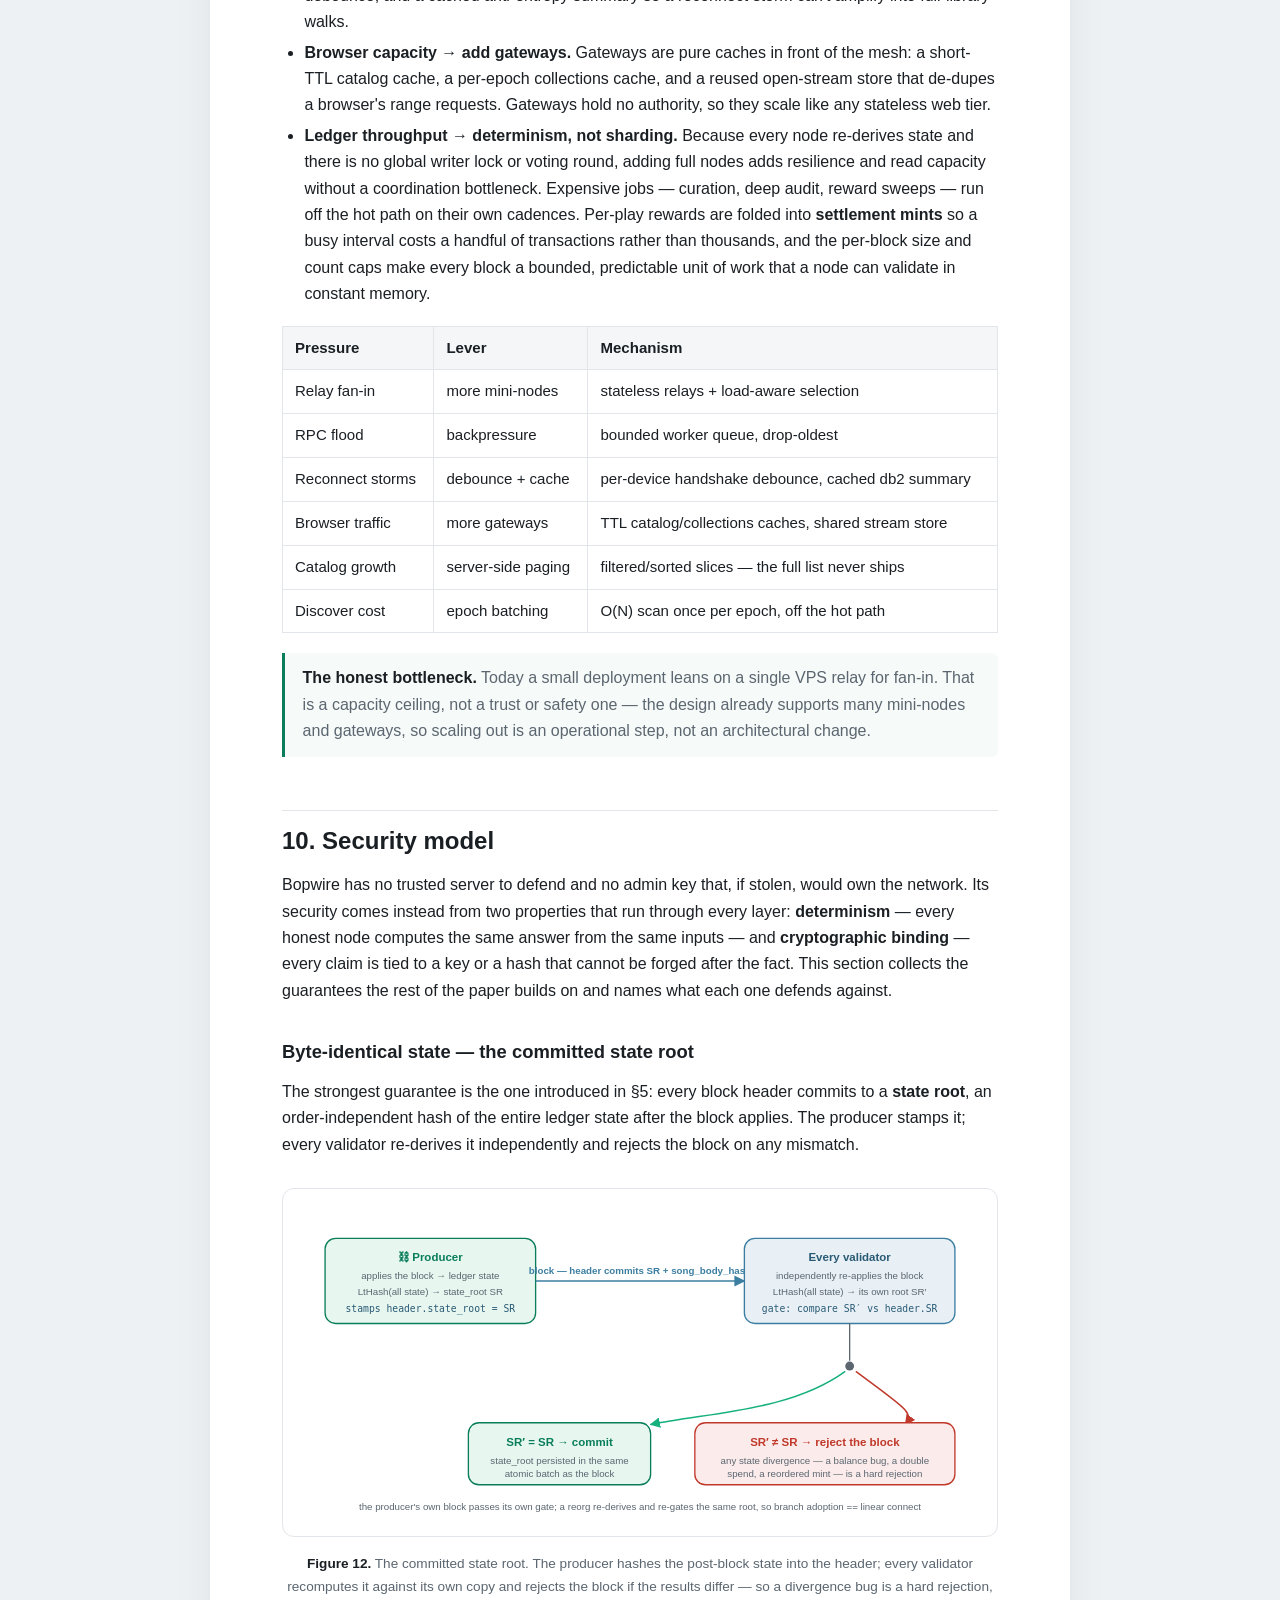
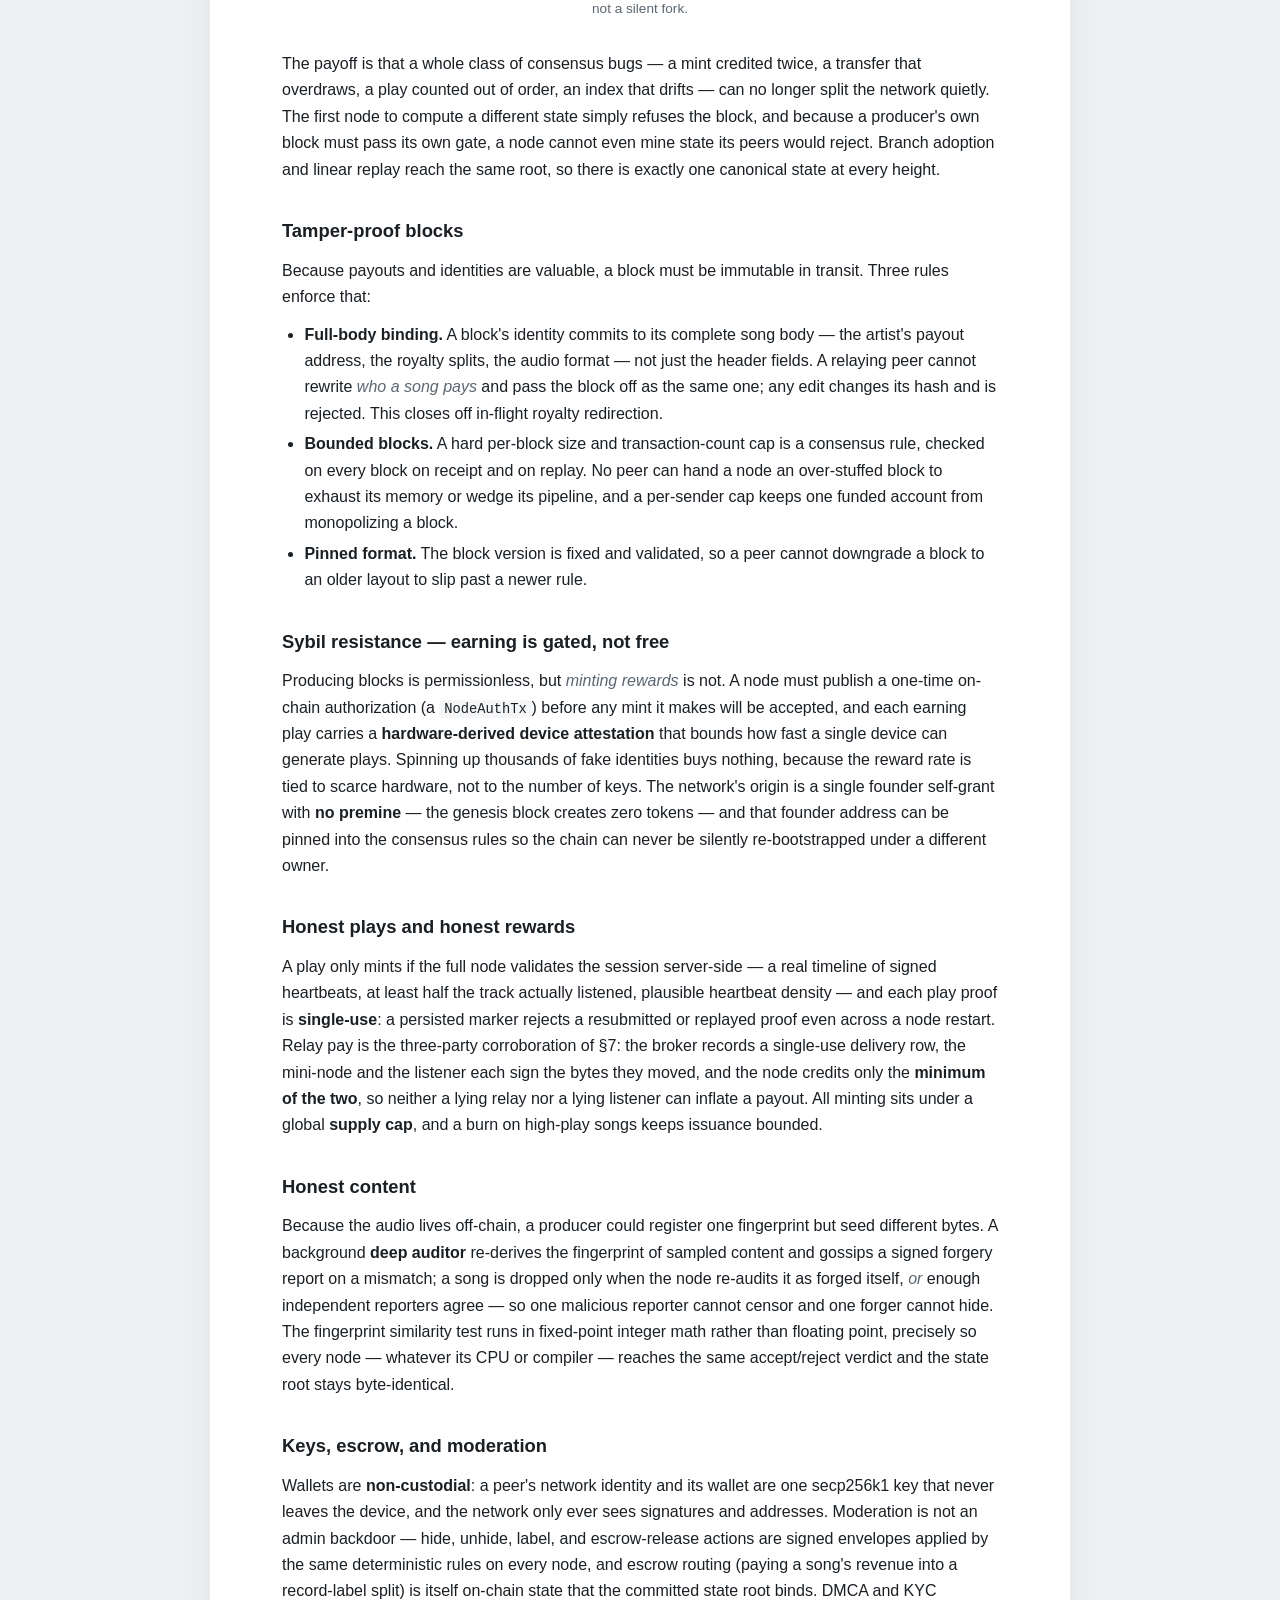
<file: whitepaper-network.html>
<!doctype html><html lang="en"><head>
<meta charset="utf-8"><meta name="viewport" content="width=device-width,initial-scale=1">
<title>Bopwire — Network Topology &amp; Decentralization</title>
<meta name="description" content="How the Bopwire mesh forms, routes traffic, separates the money from the music, and scales — the network-architecture white paper.">
<style>
:root{--ink:#1a1f24;--muted:#5b6670;--line:#e2e6ea;--bg:#ffffff;--accent:#0a7d5a;--code:#f4f6f8;}
*{box-sizing:border-box}
body{margin:0;background:#eef1f3;color:var(--ink);
  font:16px/1.65 -apple-system,"Segoe UI",Roboto,Helvetica,Arial,sans-serif;}
.wrap{max-width:860px;margin:0 auto;background:var(--bg);
  padding:64px 72px;box-shadow:0 1px 40px rgba(0,0,0,.06);}
h1{font-size:2.1rem;line-height:1.2;margin:.2em 0 .1em;letter-spacing:-.01em}
h2{font-size:1.5rem;margin:2.2em 0 .5em;padding-top:.4em;border-top:1px solid var(--line)}
h3{font-size:1.15rem;margin:1.8em 0 .4em}
h4{font-size:1rem;margin:1.4em 0 .3em;color:var(--muted)}
p{margin:.7em 0}
a{color:var(--accent);text-decoration:none}
a:hover{text-decoration:underline}
em{color:var(--muted)}
hr{border:none;border-top:1px solid var(--line);margin:2em 0}
code{background:var(--code);padding:.12em .35em;border-radius:4px;
  font:.86em/1 "Cascadia Mono",Consolas,"SFMono-Regular",Menlo,monospace}
pre{background:var(--code);border:1px solid var(--line);border-radius:8px;
  padding:16px 18px;overflow-x:auto;margin:1.2em 0;}
pre code{background:none;padding:0;border-radius:0;white-space:pre;
  font-size:12px;line-height:1.32;color:#243038;
  font-family:"Cascadia Mono",Consolas,"SFMono-Regular",Menlo,monospace}
table{border-collapse:collapse;width:100%;margin:1.2em 0;font-size:.94rem}
th,td{border:1px solid var(--line);padding:9px 12px;text-align:left;vertical-align:top}
th{background:#f4f6f8;font-weight:600}
blockquote{margin:1.2em 0;padding:.6em 1.1em;border-left:3px solid var(--accent);
  background:#f6faf8;color:var(--muted);border-radius:0 6px 6px 0}
blockquote p{margin:.2em 0}
blockquote strong{color:var(--ink)}
ul,ol{margin:.6em 0;padding-left:1.4em}
li{margin:.25em 0}
figure.dia{margin:1.9em 0;text-align:center}
figure.dia img,img.dia{max-width:100%;height:auto;display:inline-block;
  border:1px solid var(--line);border-radius:12px;background:#fff;padding:14px 12px}
figure.dia figcaption{color:var(--muted);font-size:.85rem;margin-top:.6em}
figure.dia figcaption b{color:var(--ink)}
.topbar{max-width:860px;margin:0 auto;padding:14px 72px;color:var(--muted);font-size:.85rem;
  display:flex;justify-content:space-between;align-items:center}
.topbar a{color:var(--muted)}
@media print{
  body{background:#fff}
  .wrap{box-shadow:none;max-width:none;padding:0 8px}
  .topbar{display:none}
  pre code{font-size:10.5px;line-height:1.3}
  pre,table,blockquote,figure.dia{break-inside:avoid}
  h2,h3{break-after:avoid}
}
@media(max-width:680px){.wrap{padding:36px 22px}.topbar{padding:12px 22px}}
</style></head>
<body>
<div class="topbar"><span>Bopwire — Network Topology &amp; Decentralization</span>
<span><a href="whitepaper.html">Technical white paper</a> · <a href="index.html">Home</a></span></div>
<main class="wrap"><h1>Bopwire — Network Topology &amp; Decentralization</h1>
<p><em>How the mesh forms, routes traffic, separates the money from the music, and scales. A companion to the <a href="whitepaper.html">technical white paper</a> that zooms in on the network architecture. This is a technical description of how the system works — not financial advice, and no claim about the monetary value of any token; the token is the network&#x27;s internal accounting and reward unit.</em></p>

<blockquote><p><strong>Abstract.</strong> Bopwire is a peer-to-peer music network that rewards artists and the peers who seed their music, not listeners. It splits cleanly into a <em>control plane</em> — a lightweight blockchain of song fingerprints, play proofs, and balances replicated across full nodes — and a <em>data plane</em> — the audio itself, which never touches a full node and instead streams directly between listeners over an encrypted swarm. This paper describes the four node roles and how they interconnect, the discovery and NAT-traversal machinery that lets a phone behind carrier-grade NAT still reach the mesh, the bitcoin-style block propagation and vote-free consensus that keep every node byte-identical, the multi-source swarm that moves the bytes, the three-party corroboration that pays seeders per delivered byte, the committed state root that turns any cross-node disagreement into an immediate block rejection, and the caching and horizontal-scaling levers that let the system grow from one VPS to many. A closing section lays out the security model end to end.</p></blockquote>

<hr/>
<p><strong>Contents</strong></p>
<ol>
<li>Introduction &amp; design goals</li>
<li>Node roles &amp; topology</li>
<li>Peer discovery &amp; bootstrap</li>
<li>NAT traversal &amp; traffic routing</li>
<li>The ledger — block production, propagation &amp; consensus</li>
<li>Content distribution — the swarm</li>
<li>Incentive layer — routing the rewards</li>
<li>Deterministic discovery &amp; cross-node corroboration</li>
<li>How it scales</li>
<li>Security model</li>
<li>Conclusion</li>
</ol>
<hr/>

<h2>1. Introduction &amp; design goals</h2>
<p>Bopwire is a peer-to-peer music network with an unusual economic hook: it pays <strong>artists and the peers who seed their music</strong>, and specifically over-rewards artists with fewer than 10,000 plays, while listeners earn nothing for merely listening. Getting that incentive right — without a central server that could quietly censor, deplatform, or skim — is the reason the system is built the way it is.</p>
<p>The architecture follows four principles:</p>
<ul>
<li><strong>Separate the money from the music.</strong> A song&#x27;s identity, ownership, play counts, and reward balances live on a replicated ledger (the <em>control plane</em>). The audio bytes never touch that ledger — they move directly between listeners over an encrypted swarm (the <em>data plane</em>). A full node can prove who is owed what without ever holding a copyrighted byte.</li>
<li><strong>Determinism over trust.</strong> Every honest full node re-derives the same chain state, the same play weights, and even the same curated Discover feed from the same inputs. Agreement needs no voting and no signing authority — nodes cross-check by comparing hashes.</li>
<li><strong>Reach every peer.</strong> Most listeners are phones behind carrier-grade NAT. The network prefers direct connections but falls back to relaying through a public <em>mini-node</em> so a firewalled peer is never unreachable.</li>
<li><strong>Scale by adding relays, not by centralizing.</strong> Throughput grows by adding stateless mini-nodes and cache-only gateways; the consensus core has no single writer to become a bottleneck.</li>
</ul>
<blockquote><p><strong>The core split.</strong> If you remember one thing: <strong>fingerprints, metadata, play proofs, and balances are on-chain and replicated; audio is off-chain and peer-to-peer.</strong> Everything else in this paper follows from that division.</p></blockquote>

<h2>2. Node roles &amp; topology</h2>
<p>Four kinds of participant make up the mesh, each doing one job well. A single device can play several roles at once — a phone is a listener, a seeder, and a wallet simultaneously.</p>
<table><thead><tr><th>Role</th><th>Runs</th><th>Holds</th></tr></thead><tbody>
<tr><td><strong>Full node</strong></td><td>chain + verb API (<code>rats_api</code>), block producer (<code>CandidateManager</code>), block propagator, deep auditor, reward sweeper, deterministic curator</td><td>the full ledger in LevelDB — <strong>never</strong> audio</td></tr>
<tr><td><strong>Mini-node</strong> (VPS relay)</td><td><code>relay.forward</code>, chat, the delivery broker, load reporting</td><td>nothing durable — a stateless relay</td></tr>
<tr><td><strong>Web gateway</strong></td><td>an HTTPS/JSON facade behind Caddy that bridges browsers (which can&#x27;t speak the P2P protocol) to the mesh, and streams audio pulled from the swarm</td><td>short-lived caches only</td></tr>
<tr><td><strong>Player</strong></td><td>the app: local fingerprinting, streaming, seeding, wallet</td><td>the user&#x27;s own audio files</td></tr>
</tbody></table>
<figure class="dia"><img loading="lazy" src="nt-topology.svg" alt="Network topology — a mesh of full nodes above mini-node relays and a web gateway, above player and browser leaves">
<figcaption><b>Figure 1.</b> The four roles and how they interconnect. Blue links carry block gossip between full nodes; grey dashed links are control-plane RPCs (often relayed through a mini-node); green links carry audio directly between peers.</figcaption></figure>
<p>Full nodes form a flat mesh — there is no leader and no hierarchy among them. They discover each other through a distributed hash table (DHT) and gossip blocks peer-to-peer. Mini-nodes and gateways are edge infrastructure: they help players reach the mesh and help browsers reach the swarm, but they hold no authority. Players are the leaves — and, crucially, they are also the <em>only</em> place the audio lives.</p>
<figure class="dia"><img loading="lazy" src="nt-planes.svg" alt="Control plane versus data plane — replicated fingerprints, metadata, play proofs and balances above off-chain audio bytes, swarm and piece manifests">
<figcaption><b>Figure 2.</b> Control plane vs data plane. The on-chain fingerprint (a hash of the song&#x27;s chromaprint) is the single link between a ledger entry and the bytes seeded off-chain.</figcaption></figure>
<blockquote><p><strong>Why full nodes hold no audio.</strong> Because a full node never stores or serves copyrighted bytes, it is cheap to run, legally defensible, and impossible to turn into a honeypot. It only ever sees fingerprints and metadata — enough to run the economy, not enough to be the pirate.</p></blockquote>

<h2>3. Peer discovery &amp; bootstrap</h2>
<p>The transport is <strong>librats</strong> — a compact peer-to-peer stack providing a Kademlia-style DHT, gossip, NAT traversal (ICE), and Noise-encrypted TCP links. Every hop on the network is encrypted end to end; there is no plaintext on the wire.</p>
<figure class="dia"><img loading="lazy" src="nt-bootstrap.svg" alt="Bootstrap sequence — a player joins the DHT, finds peers, picks a relay, binds its wallet, then relays verbs to a full node">
<figcaption><b>Figure 3.</b> Bootstrap sequence for a fresh player. Discovery (blue) locates peers; a load-aware relay is chosen (grey); the wallet is bound to a live peer id (green); from then on every verb is relayed onward to a full node.</figcaption></figure>
<p>A cold player joins the mesh in six steps:</p>
<ul>
<li><strong>DHT join.</strong> The player announces and searches under a well-known rendezvous key (<code>dht_bootstrap_hash</code>) to find live infrastructure.</li>
<li><strong>Route selection.</strong> <code>routes.get</code> returns reachable relays; the player prefers the least-loaded mini-node (see §9).</li>
<li><strong>Identity binding.</strong> <code>mini.hello</code> announces the player&#x27;s wallet to the relay, and a periodically re-signed <code>presence.hello</code> binds <em>wallet ⇄ live peer id</em> so the network knows which songs a currently-online peer can actually serve.</li>
<li><strong>Relayed verbs.</strong> Once a relay is chosen, every request — <code>songs.list</code>, <code>collections.list</code>, <code>wallet.balance</code>, play sessions — is wrapped in <code>relay.forward</code> and carried to a full node.</li>
</ul>
<blockquote><p><strong>Signed presence, not trusted presence.</strong> Discovery trusts only the timestamp of a wallet&#x27;s last <em>valid signed</em> presence beacon. A peer is discoverable for a bounded window after each beacon (the app re-signs every ~30&nbsp;s), and a replayed beacon is rejected by a skew check plus per-wallet monotonicity. A departed peer simply falls out of discovery — no unauthenticated &quot;peer offline&quot; message can evict it early, and no captured beacon can keep it alive.</p></blockquote>

<h2>4. NAT traversal &amp; traffic routing</h2>
<p>The network is <strong>direct-first, relay-when-necessary</strong>. Two peers try to connect straight to each other; only if NAT or a firewall blocks that path does traffic detour through a public mini-node.</p>
<figure class="dia"><img loading="lazy" src="nt-routing.svg" alt="Routing — two players attempt a direct connection, falling back to a VPS mini-node relay; a firewalled full node is reached the same way">
<figcaption><b>Figure 4.</b> Direct vs relayed routing. Peers attempt a direct link first (dashed green). When that fails, the VPS mini-node relays the payload (grey); a firewalled full node is reached the same way for control traffic.</figcaption></figure>
<p>A player resolves a target peer&#x27;s public address with <code>player.locate</code> and reflects its own address with <code>stun.observe</code>. It then attempts a direct <code>rats_connect</code>. If the direct dial fails — the common case for two phones on cellular — the request is wrapped in <code>relay.forward</code> and the mini-node passes it along. The relay anchor is always a mini-node (never another full node or player), because only mini-nodes run the <code>relay.forward</code> handler.</p>
<blockquote><p><strong>The relay is a courier, not a custodian.</strong> Even when the mini-node relays audio, it is paid per <em>delivered byte</em> only when both the seeder and the listener sign for that delivery (§7). It cannot forge traffic it didn&#x27;t carry, and because it holds nothing durable, losing a mini-node costs the network capacity — never data.</p></blockquote>

<h2>5. The ledger — block production, propagation &amp; consensus</h2>
<p>The control plane is a purpose-built blockchain. A block bundles new song registrations (a <code>SongSection</code> with its fingerprint and metadata), <strong>play proofs</strong>, and transactions — token transfers, username claims, relay-reward mints, and moderation actions.</p>
<h3>Block propagation</h3>
<p>Full nodes distribute blocks bitcoin-style. On connect, two nodes exchange tips with <code>block.hello</code>; a node that is behind sends a <code>block.getblocks</code> locator, receives a <code>block.inv</code> inventory of hashes, requests the ones it lacks with <code>block.getdata</code>, and receives full blocks as <code>block.data</code>. A freshly mined block is pushed to the mesh as an unsolicited <code>block.inv</code>. Because inventory carries hashes rather than full blocks, a node can pull missing blocks from several peers at once.</p>
<figure class="dia"><img loading="lazy" src="nt-blockprop.svg" alt="Block propagation sequence — tip exchange with block.hello, then getblocks, inv, getdata, and data">
<figcaption><b>Figure 5.</b> Block propagation: tip exchange, inventory, and pull. New blocks propagate by the same inv → getdata → data path, so no node ever pushes a block a peer already has.</figcaption></figure>
<h3>Vote-free consensus</h3>
<p>There is no candidate voting and no confirmation gossip (&quot;Model 1&quot;). Block production is simply <strong>build → validate → connect → announce</strong>, and every node re-derives validity deterministically on receipt. When two valid branches exist, fork choice picks the one with the greater <strong>cumulative audited-play weight</strong> (<code>tip_weight</code>); a node that sees a heavier branch calls <code>reorg_to_branch</code>, which rewinds and re-derives state along the new branch — and only keeps it if the result is genuinely heavier.</p>
<figure class="dia"><img loading="lazy" src="nt-forkchoice.svg" alt="Fork choice — the branch with the greater accumulated play weight becomes canonical, the lighter branch is orphaned">
<figcaption><b>Figure 6.</b> Fork choice by accumulated play weight. The heavier branch (more audited plays) becomes canonical; the lighter one is orphaned. Weight — not block count or arrival time — decides.</figcaption></figure>
<blockquote><p><strong>Determinism is the safety net.</strong> Every node keeps derived state (balances, play counts, artist/genre indexes) that it can throw away and rebuild from the raw blocks at any time. That is what makes a reorg safe: the node replays the winning branch and arrives at the exact same state every other honest node computes.</p></blockquote>
<h3>The committed state root</h3>
<p>Determinism only helps if divergence is actually <em>caught</em>. Every block header carries a <strong>state root</strong> — an order-independent lattice hash over the <em>entire</em> ledger state (balances, play counts, the song index, the moderator set) as it stands after the block applies. The producer computes it and stamps it into the header; every other node re-applies the same block against its own state, recomputes the hash, and <strong>rejects the block if the two differ</strong>. A balance bug, a double-spent play, a reordered mint — anything that would quietly drift two nodes apart — becomes an immediate, deterministic rejection at the header gate instead of a slow silent fork. The hash is additive, so a node tracks it incrementally as it applies each block rather than rescanning the whole database, and a reorg re-derives and re-checks the same root along the new branch. The block's identity also binds the <em>complete</em> song body — payout address, royalty splits, audio format — and a hard per-block size and transaction-count cap bounds what any single block can carry. The security model (§10) walks through what these guarantees buy.</p>
<h3>Keeping content honest</h3>
<p>Because audio is off-chain, a producer could in principle register one fingerprint but seed different bytes. A background <strong>deep auditor</strong> re-derives the chromaprint of sampled content and, on a mismatch, gossips a signed forgery report. A song is dropped only once the node re-audits it as forged locally <em>or</em> K independent reporters agree — so a single malicious reporter cannot censor, and a single forger cannot hide.</p>

<h2>6. Content distribution — the swarm</h2>
<p>Audio moves entirely peer-to-peer. A player fingerprints its local files (Chromaprint), and announces to the network with <code>fingerprint.submit</code> that it holds the bytes for a given content hash. Two indexes track who has what: an in-memory <code>SwarmIndex</code> of live holders, and a wallet-keyed library store whose membership is replicated by signed <code>library.delta</code> gossip. A song appears in <code>songs.list</code> only when a currently-online, presence-bound wallet is actually holding it — so the browse surface is strictly &quot;streamable right now.&quot;</p>
<h3>Opening a stream</h3>
<p>To play song X, a listener sends <code>stream.open(X)</code> to a full node, which replies with the set of online holders plus a <strong>per-piece manifest</strong> (integrity hashes for every chunk). The listener then pulls chunks — directly from seeders when it can reach them, or relayed through a mini-node when it can&#x27;t. First-byte latency is one piece fetch, not a whole-file download, and each chunk is verified against the manifest as it lands.</p>
<figure class="dia"><img loading="lazy" src="nt-swarm.svg" alt="Streaming path — the full node returns holders and a piece manifest; the listener fetches verified chunks directly or through a mini-node relay">
<figcaption><b>Figure 7.</b> Streaming path. The full node answers with holders + a piece manifest (blue); the listener fetches verified chunks directly (green) or via a mini-node relay when no direct path exists.</figcaption></figure>
<h3>Multi-source piece transfer</h3>
<p>Downloads use a BitTorrent-style engine. The file is split into fixed-size pieces fetched in parallel from many sources at once — seeders named by the full node, <em>and</em> extra seeders discovered independently through the DHT (<code>SwarmRegistry</code>), so a song stays fetchable even when the VPS-mediated swarm is empty. Up to 8 workers issue wide multi-piece requests; any piece that fails its manifest hash is discarded and refetched from a different peer.</p>
<figure class="dia"><img loading="lazy" src="nt-pieces.svg" alt="Multi-source piece fetch — pieces of one file pulled concurrently from several seeders including a DHT-discovered peer, each verified per-piece">
<figcaption><b>Figure 8.</b> Multi-source piece fetch. Pieces of one file are pulled concurrently from several seeders — including DHT-discovered peers — and verified per-piece, so no single seeder is a bottleneck or a point of failure.</figcaption></figure>
<blockquote><p><strong>Membership vs availability.</strong> A curated collection or an album may list a song whose seeders are momentarily offline. The network keeps it visible but <em>dims</em> it — membership is a deterministic on-chain fact, while availability is a live overlay. Dropping it would make different nodes disagree; dimming it keeps them identical.</p></blockquote>

<h2>7. Incentive layer — routing the rewards</h2>
<p>A play is a small, verified economic event. The listener&#x27;s app runs an honest session — <code>session.start</code>, periodic <code>session.heartbeat</code>, <code>session.complete</code> — and the full node validates the timeline server-side before minting anything. The mint fans out to the parties who created value:</p>
<ul>
<li><strong>Artist / discoverer</strong> — over-rewarded while the song is under <code>FULL_REWARD_THRESHOLD</code> (10,000 plays), which is the whole point of the network.</li>
<li><strong>Seeder</strong> — the peer that actually served the bytes for this play.</li>
<li><strong>Mini-node</strong> — the relay, when one carried the delivery.</li>
</ul>
<p>Listeners earn nothing for listening on the web; the native app is where a listener can earn by seeding.</p>
<p><strong>Every mint is on-chain.</strong> A validated play does not just nudge a local balance — it settles as a mint transaction inside a block, so the reward is durable, replicated, and independently auditable by every node rather than living only on the one that happened to see the play. At scale a node folds the many plays it validated in an interval into a single <strong>settlement mint</strong> that carries their play proofs and pays every recipient at once — keeping the per-play cost low while each proof stays individually verifiable. Crucially, a node may only mint after it has <strong>authorized itself on-chain</strong> (a one-time <code>NodeAuthTx</code>); an unauthorized node's mints are simply not accepted. That gate, plus the per-device attestation that bounds how fast any one device can generate plays, is what makes faking plays worthless (§10).</p>
<h3>Paying the relay for real bytes only</h3>
<p>The tricky part is paying a relay for work it genuinely did, without letting it invent traffic. Bopwire solves this with a <strong>three-party corroboration</strong>. At <code>stream.open</code> the broker mini-node records a single-use pending-delivery row. The mini then reports the bytes it relayed (signed), the listener reports the bytes it received (signed), and the node credits the <strong>minimum of the two</strong> — you cannot be paid for bytes the listener didn&#x27;t confirm. The row is single-use, so a replayed report earns nothing.</p>
<figure class="dia"><img loading="lazy" src="nt-reward.svg" alt="Reward triangulation — broker, seeder and listener each sign their leg; the node credits the minimum of relayed and received bytes, then sweeps to chain every five minutes">
<figcaption><b>Figure 9.</b> Reward triangulation. The broker, the seeder, and the listener each sign their leg; the node credits min(relayed, received) bytes, then sweeps accumulated credit into an on-chain reward every five minutes.</figcaption></figure>
<p>Credited bytes accumulate per relay and are swept into a signed on-chain <code>RelayRewardTx</code> on a five-minute cycle, with a per-transaction cap so a burst can&#x27;t emit an unmineable transaction (the remainder carries forward). Per-device attestation bounds how fast any one device can mint, so faking plays has no payoff.</p>
<blockquote><p><strong>Why listeners can&#x27;t farm the web player.</strong> A web play mints for the artist, seeder, and relay — never the browser. There is nothing to farm by faking web plays, which is why the web path needs no heavy anti-abuse machinery; the real controls live on the native, earning path.</p></blockquote>

<h2>8. Deterministic discovery &amp; cross-node corroboration</h2>
<p>The Discover feed — Rising, Top 50, New Releases, per-genre and per-year rows — is not served from a central recommender. Each full node <strong>computes it deterministically</strong> from on-chain data once per epoch. Every honest node at the same epoch produces a byte-identical result.</p>
<figure class="dia"><img loading="lazy" src="nt-curation.svg" alt="Deterministic curation — two full nodes independently scan the same buried snapshot and emit the same collections and the same content digest">
<figcaption><b>Figure 10.</b> Deterministic curation. Two nodes independently scan the same buried snapshot and emit the same collections and the same content digest — corroboration without any signing authority.</figcaption></figure>
<p>The generator uses on-chain fields only (play counts, first-play block, genre, year), sorts with content-hash byte-order tie-breaks, and snapshots at a <em>buried</em> epoch boundary rather than the live tip — so a shallow reorg near the tip can&#x27;t churn the feed. It serializes the result canonically into a <code>content_digest</code> (a sha256). A client can fetch the feed from two independent nodes and compare epoch, snapshot hash, and digest: if they match, the feed is corroborated with <strong>no signing and no trust anchor</strong>. The determinism is deliberate — any use of live wall clocks, floating-point sort keys, or hash-map iteration order would break byte-identity, so none are used.</p>
<blockquote><p><strong>Cross-checking replaces trust.</strong> The same idea recurs throughout Bopwire: rather than trust a signer, a client asks several nodes for the same deterministic answer and compares hashes. Agreement is the proof.</p></blockquote>

<h2>9. How it scales</h2>
<p>Bopwire scales along three independent axes, none of which centralizes control.</p>
<figure class="dia"><img loading="lazy" src="nt-scaling.svg" alt="Horizontal scaling — many stateless mini-nodes fan in to a full node, players pick the least-loaded relay, and a gateway pool absorbs browser load">
<figcaption><b>Figure 11.</b> Horizontal scaling. Relay capacity grows by adding stateless mini-nodes (players fan in to the least-loaded one); browser capacity grows by adding cache-only gateways; the chain has no single writer to saturate.</figcaption></figure>
<ul>
<li><strong>Relay capacity → add mini-nodes.</strong> Mini-nodes are stateless, so you can run many. Players pick the least-loaded one via load reporting, spreading fan-in. A full node protects itself with a bounded RPC worker pool that sheds the oldest queued request under flood, an on-connect handshake debounce, and a cached anti-entropy summary so a reconnect storm can&#x27;t amplify into full-library walks.</li>
<li><strong>Browser capacity → add gateways.</strong> Gateways are pure caches in front of the mesh: a short-TTL catalog cache, a per-epoch collections cache, and a reused open-stream store that de-dupes a browser&#x27;s range requests. Gateways hold no authority, so they scale like any stateless web tier.</li>
<li><strong>Ledger throughput → determinism, not sharding.</strong> Because every node re-derives state and there is no global writer lock or voting round, adding full nodes adds resilience and read capacity without a coordination bottleneck. Expensive jobs — curation, deep audit, reward sweeps — run off the hot path on their own cadences. Per-play rewards are folded into <strong>settlement mints</strong> so a busy interval costs a handful of transactions rather than thousands, and the per-block size and count caps make every block a bounded, predictable unit of work that a node can validate in constant memory.</li>
</ul>
<table><thead><tr><th>Pressure</th><th>Lever</th><th>Mechanism</th></tr></thead><tbody>
<tr><td>Relay fan-in</td><td>more mini-nodes</td><td>stateless relays + load-aware selection</td></tr>
<tr><td>RPC flood</td><td>backpressure</td><td>bounded worker queue, drop-oldest</td></tr>
<tr><td>Reconnect storms</td><td>debounce + cache</td><td>per-device handshake debounce, cached db2 summary</td></tr>
<tr><td>Browser traffic</td><td>more gateways</td><td>TTL catalog/collections caches, shared stream store</td></tr>
<tr><td>Catalog growth</td><td>server-side paging</td><td>filtered/sorted slices — the full list never ships</td></tr>
<tr><td>Discover cost</td><td>epoch batching</td><td>O(N) scan once per epoch, off the hot path</td></tr>
</tbody></table>
<blockquote><p><strong>The honest bottleneck.</strong> Today a small deployment leans on a single VPS relay for fan-in. That is a capacity ceiling, not a trust or safety one — the design already supports many mini-nodes and gateways, so scaling out is an operational step, not an architectural change.</p></blockquote>

<h2>10. Security model</h2>
<p>Bopwire has no trusted server to defend and no admin key that, if stolen, would own the network. Its security comes instead from two properties that run through every layer: <strong>determinism</strong> — every honest node computes the same answer from the same inputs — and <strong>cryptographic binding</strong> — every claim is tied to a key or a hash that cannot be forged after the fact. This section collects the guarantees the rest of the paper builds on and names what each one defends against.</p>

<h3>Byte-identical state — the committed state root</h3>
<p>The strongest guarantee is the one introduced in §5: every block header commits to a <strong>state root</strong>, an order-independent hash of the entire ledger state after the block applies. The producer stamps it; every validator re-derives it independently and rejects the block on any mismatch.</p>
<figure class="dia"><img loading="lazy" src="nt-stateroot.svg" alt="Committed state root — the producer hashes the post-block ledger state into the header; every validator recomputes it and accepts the block only if its own result matches, otherwise rejects">
<figcaption><b>Figure 12.</b> The committed state root. The producer hashes the post-block state into the header; every validator recomputes it against its own copy and rejects the block if the results differ — so a divergence bug is a hard rejection, not a silent fork.</figcaption></figure>
<p>The payoff is that a whole class of consensus bugs — a mint credited twice, a transfer that overdraws, a play counted out of order, an index that drifts — can no longer split the network quietly. The first node to compute a different state simply refuses the block, and because a producer's own block must pass its own gate, a node cannot even mine state its peers would reject. Branch adoption and linear replay reach the same root, so there is exactly one canonical state at every height.</p>

<h3>Tamper-proof blocks</h3>
<p>Because payouts and identities are valuable, a block must be immutable in transit. Three rules enforce that:</p>
<ul>
<li><strong>Full-body binding.</strong> A block's identity commits to its complete song body — the artist's payout address, the royalty splits, the audio format — not just the header fields. A relaying peer cannot rewrite <em>who a song pays</em> and pass the block off as the same one; any edit changes its hash and is rejected. This closes off in-flight royalty redirection.</li>
<li><strong>Bounded blocks.</strong> A hard per-block size and transaction-count cap is a consensus rule, checked on every block on receipt and on replay. No peer can hand a node an over-stuffed block to exhaust its memory or wedge its pipeline, and a per-sender cap keeps one funded account from monopolizing a block.</li>
<li><strong>Pinned format.</strong> The block version is fixed and validated, so a peer cannot downgrade a block to an older layout to slip past a newer rule.</li>
</ul>

<h3>Sybil resistance — earning is gated, not free</h3>
<p>Producing blocks is permissionless, but <em>minting rewards</em> is not. A node must publish a one-time on-chain authorization (a <code>NodeAuthTx</code>) before any mint it makes will be accepted, and each earning play carries a <strong>hardware-derived device attestation</strong> that bounds how fast a single device can generate plays. Spinning up thousands of fake identities buys nothing, because the reward rate is tied to scarce hardware, not to the number of keys. The network's origin is a single founder self-grant with <strong>no premine</strong> — the genesis block creates zero tokens — and that founder address can be pinned into the consensus rules so the chain can never be silently re-bootstrapped under a different owner.</p>

<h3>Honest plays and honest rewards</h3>
<p>A play only mints if the full node validates the session server-side — a real timeline of signed heartbeats, at least half the track actually listened, plausible heartbeat density — and each play proof is <strong>single-use</strong>: a persisted marker rejects a resubmitted or replayed proof even across a node restart. Relay pay is the three-party corroboration of §7: the broker records a single-use delivery row, the mini-node and the listener each sign the bytes they moved, and the node credits only the <strong>minimum of the two</strong>, so neither a lying relay nor a lying listener can inflate a payout. All minting sits under a global <strong>supply cap</strong>, and a burn on high-play songs keeps issuance bounded.</p>

<h3>Honest content</h3>
<p>Because the audio lives off-chain, a producer could register one fingerprint but seed different bytes. A background <strong>deep auditor</strong> re-derives the fingerprint of sampled content and gossips a signed forgery report on a mismatch; a song is dropped only when the node re-audits it as forged itself, <em>or</em> enough independent reporters agree — so one malicious reporter cannot censor and one forger cannot hide. The fingerprint similarity test runs in fixed-point integer math rather than floating point, precisely so every node — whatever its CPU or compiler — reaches the same accept/reject verdict and the state root stays byte-identical.</p>

<h3>Keys, escrow, and moderation</h3>
<p>Wallets are <strong>non-custodial</strong>: a peer's network identity and its wallet are one secp256k1 key that never leaves the device, and the network only ever sees signatures and addresses. Moderation is not an admin backdoor — hide, unhide, label, and escrow-release actions are signed envelopes applied by the same deterministic rules on every node, and escrow routing (paying a song's revenue into a record-label split) is itself on-chain state that the committed state root binds. DMCA and KYC submissions are encrypted to a shared moderation key, so review is possible without exposing a submitter's data to every relay that carries it.</p>

<blockquote><p><strong>Hardened adversarially.</strong> The consensus core — the state root, block binding, the reorg and rebuild paths, the mint and settlement logic — was put through a multi-agent adversarial audit that hunted specifically for ways two honest nodes could diverge or a block could be forged, and every fix was re-checked for regressions before shipping. Security here is a property the code is <em>tested against</em>, not a claim in a document.</p></blockquote>

<h2>11. Conclusion</h2>
<p>Bopwire&#x27;s topology is a deliberate division of labor: a replicated, audio-free ledger that runs the economy; a peer-to-peer swarm that moves the music; a thin layer of stateless relays and caches that make both reachable from a phone or a browser. Decentralization is enforced not by consensus theater but by <strong>determinism and cross-checking</strong> — every honest node computes the same chain state, the same reward math, and the same Discover feed, and clients confirm by comparing hashes rather than trusting a signer.</p>
<p>Traffic routes direct-first and relays only when NAT forces it; rewards route to the artists and seeders who create value, proven by three-party signatures rather than asserted by a server; and the whole system scales outward by adding stateless edges, because the core was designed never to need a central one.</p>
<p>For the deeper economics and governance that sit on top of this topology, see the <a href="whitepaper.html">main technical white paper</a>.</p>
</main></body></html>
</file>
